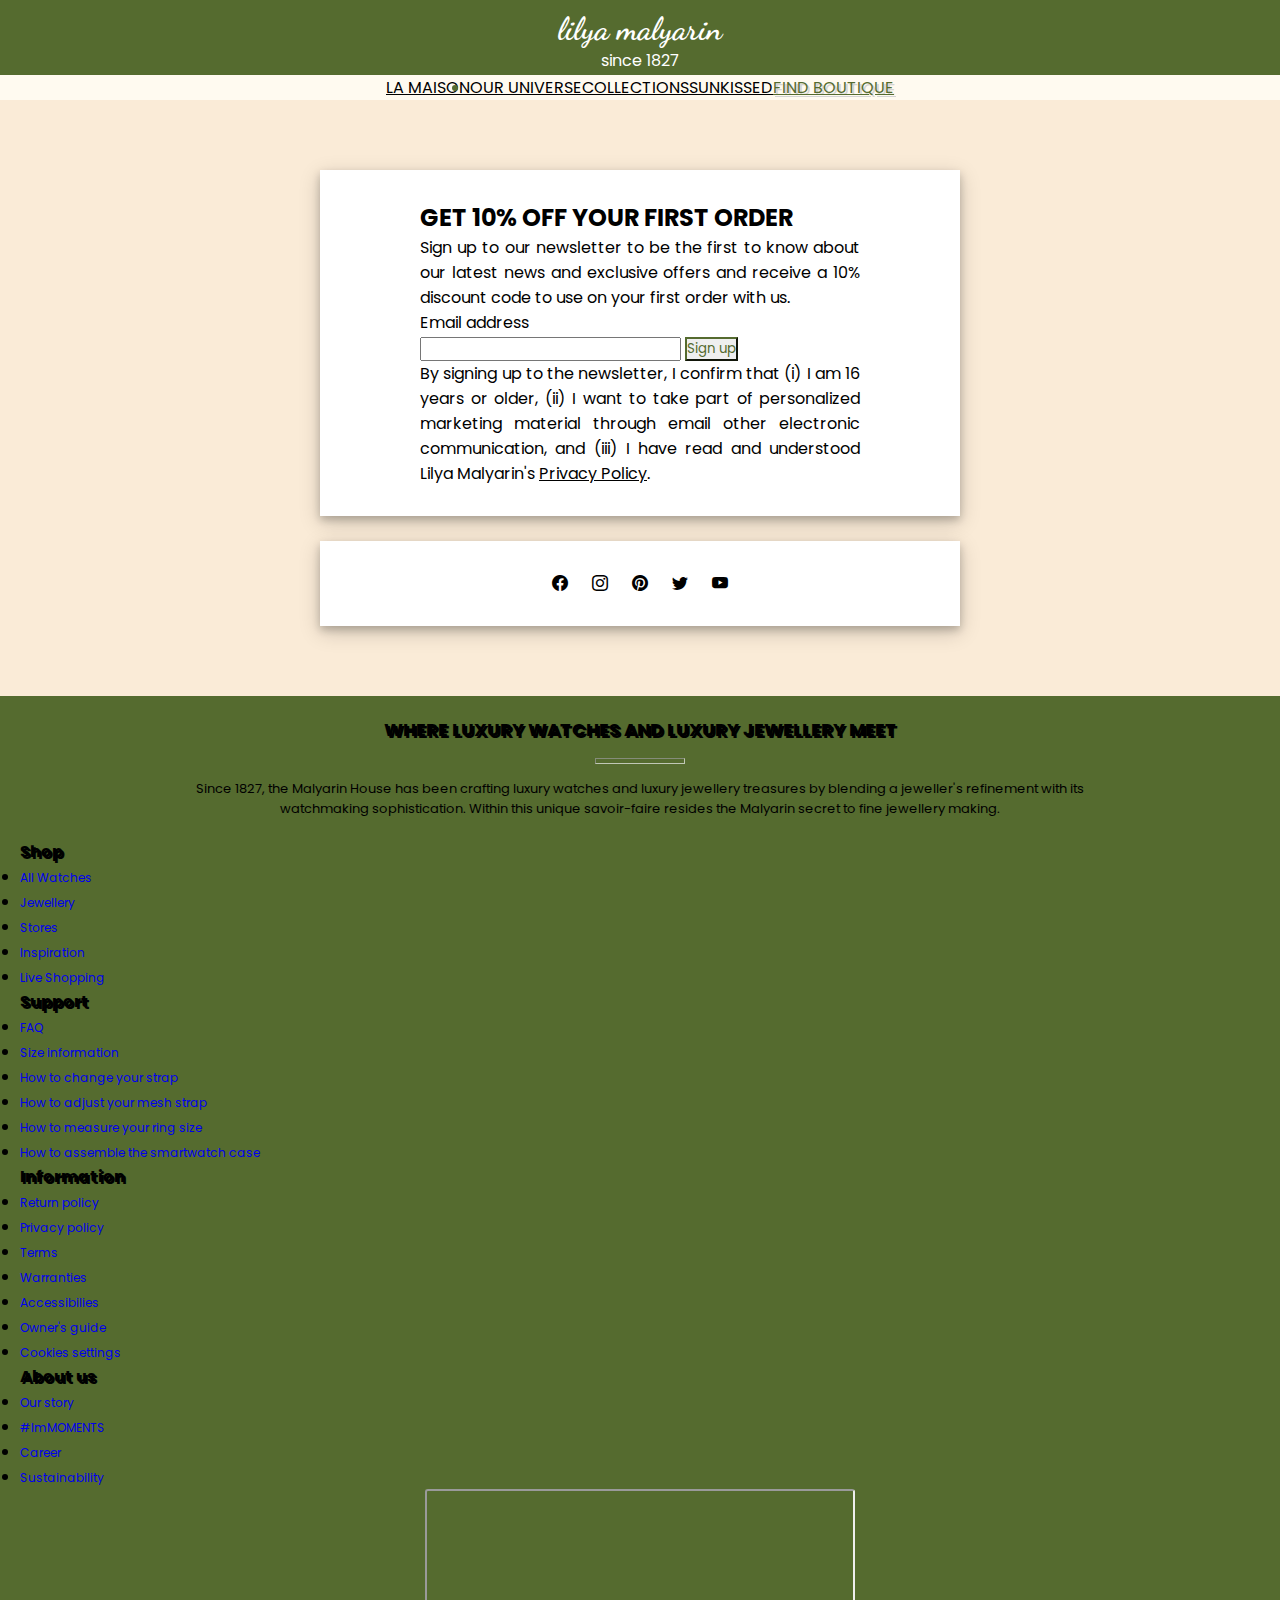
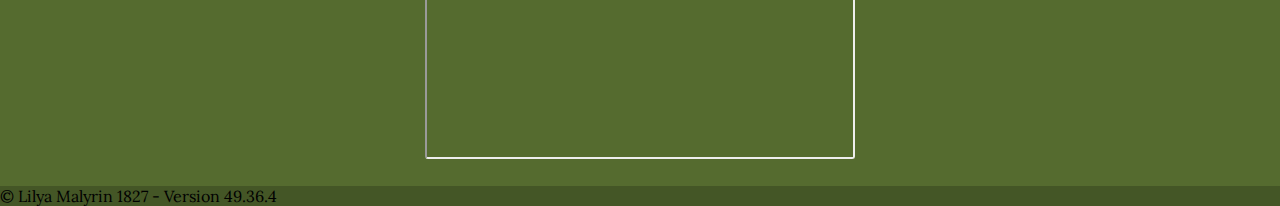
<file: boutique.html>
<!DOCTYPE html>
<html lang="en">
<head>
    <meta charset="UTF-8">
    <meta http-equiv="X-UA-Compatible" content="IE=edge">
    <meta name="viewport" content="width=device-width, initial-scale=1.0">
    <link href="https://cdn.jsdelivr.net/npm/bootstrap@5.1.3/dist/css/bootstrap.min.css" rel="stylesheet" integrity="sha384-1BmE4kWBq78iYhFldvKuhfTAU6auU8tT94WrHftjDbrCEXSU1oBoqyl2QvZ6jIW3" crossorigin="anonymous">
    <script src="https://cdn.jsdelivr.net/npm/bootstrap@5.1.3/dist/js/bootstrap.bundle.min.js" integrity="sha384-ka7Sk0Gln4gmtz2MlQnikT1wXgYsOg+OMhuP+IlRH9sENBO0LRn5q+8nbTov4+1p" crossorigin="anonymous"></script>
    <link rel="stylesheet" href="https://cdn.jsdelivr.net/npm/bootstrap-icons@1.8.1/font/bootstrap-icons.css">

    <link rel="preconnect" href="https://fonts.googleapis.com">
    <link rel="preconnect" href="https://fonts.gstatic.com" crossorigin>
    <link href="https://fonts.googleapis.com/css2?family=Dancing+Script&family=Lora&family=Poppins&family=Red+Hat+Mono:wght@300&display=swap" rel="stylesheet">

    <link rel="stylesheet" href="style.css">
    <title>Home</title>
</head>
<body>
    <!-- TOP -->
    <div class="mx-auto lilya" style="background-color: darkolivegreen; color: white; text-align: center; padding-top: 10px; padding-bottom: 2px;">
        <a class="nav-link" style="text-decoration: none;" href="home.html"><h1>lilya malyarin</h1></a>
        <!-- <hr style="width: 25%; margin: auto;"> -->
        <p>since 1827</p>
    </div>
    <!-- TOP END -->

    <!-- NAVBAR -->

    <nav class="navbar navbar-expand-lg navbar-light" style="background-color: floralwhite;">
      <div class="container-fluid">

        <div class="collapse navbar-collapse" id="navbarNavAltMarkup">
          <div class="navbar-nav">
            <a class="nav-link" href="home.html">LA MAISON</a>

            <li class="nav-item dropdown">
              <a class="nav-link  dropdown-toggle" href="universe.html" data-bs-toggle="dropdown">OUR UNIVERSE</a>
               <ul class="dropdown-menu">
                <li><h6 class="dropdown-header">What we offer</h6></li>
                <li><a class="dropdown-item" href="universe.html">Watches</a></li>
                <li><a class="dropdown-item" href="universe.html">Jewellery</a></li>
                <li><hr class="dropdown-divider" style="color: olive;"></li>
                <li><a class="dropdown-item" href="universe.html">Match style</a></li>
               </ul>
            </li>

            <a class="nav-link" href="collection.html">COLLECTIONS</a>
            <a class="nav-link" href="sunkissed.html">SUNKISSED</a>
            <a class="nav-link active" style="color: darkolivegreen; text-shadow: 2px 2px lightgray;" href="boutique.html">FIND BOUTIQUE</a>

          </div>
        </div>
      </div>
    </nav>
    <!-- END NAVBAR -->
    <!-- FIRST ORDER -->
    <section id="firstorder">
      <div class="mail-container">
        <div class="mail-content">
          <h2>GET 10% OFF YOUR FIRST ORDER</h2>
          <p>Sign up to our newsletter to be the first to know about our latest news and exclusive offers and receive a 10% discount code to use on your first order with us.</p>
          
          <form>
            <div class="mb-3">
              <label for="exampleInputEmail1" class="form-label">Email address</label>

              <div class="input-group mb-3">
                <input type="email" class="form-control" id="exampleInputEmail1" aria-describedby="emailHelp" >
                <button class="btn btn-outline-success" type="submit" id="button-addon2">Sign up</button>
              </div>

              <div id="emailHelp" class="form-text">By signing up to the newsletter, I confirm that (i) I am 16 years or older, (ii) I want to take part of personalized marketing material through email other electronic communication, and (iii) I have read and understood Lilya Malyarin's <span style="text-decoration: underline;">Privacy Policy</span>.</div>
            </div>
          </form>

        </div>

        <br>

        <div class="socials">
          <a href="https://www.facebook.com/"><i class="bi bi-facebook"></i></a>
          <a href="https://www.instagram.com/"><i class="bi bi-instagram"></i></a>
          <a href="https://www.pinterest.com/"><i class="bi bi-pinterest"></i></a>
          <a href="https://twitter.com/"><i class="bi bi-twitter"></i></a>
          <a href="https://youtube.com/"><i class="bi bi-youtube"></i></a>
        </div>
      </div>

    </section>
    <!-- END FIRST ORDER -->

    <!-- FOOTER -->
    <footer class="text-center text-white" style="background-color: darkolivegreen;">
      <div class="container p-4">

      <section class="mb-4 footerdesc">
        <h1>WHERE LUXURY WATCHES AND LUXURY JEWELLERY MEET</h1>
        <hr>
        <p>
          Since 1827, the Malyarin House has been crafting luxury watches and luxury jewellery treasures by blending a jeweller's refinement with its watchmaking sophistication. Within this unique savoir-faire resides the Malyarin secret to fine jewellery making.
          <!-- Beyond the craftsmanship demonstrated in Piaget's haute horlogerie creations, they also feature the thinnest cases and the purest gems. Setting the standard in the field of fine watchmaking, these pieces exude the deep elegance of the Swiss Maison's jewels.  -->
        </p>
      </section>

      <section class="footerlinks">
        <div class="row">

          <div class="col">
            <h5 class="text-uppercase">Shop</h5>
            <ul class="list-unstyled mb-0">
              <li><a href="#" class="text-white">All Watches</a></li>
              <li><a href="#" class="text-white">Jewellery</a></li>
              <li><a href="#" class="text-white">Stores</a></li>
              <li><a href="#" class="text-white">Inspiration</a></li>
              <li><a href="#" class="text-white">Live Shopping</a></li>
            </ul>
          </div>
          <div class="col">
            <h5 class="text-uppercase">Support</h5>
            <ul class="list-unstyled mb-0">
              <li><a href="#" class="text-white">FAQ</a></li>
              <li><a href="#" class="text-white">Size information</a></li>
              <li><a href="#" class="text-white">How to change your strap</a></li>
              <li><a href="#" class="text-white">How to adjust your mesh strap</a></li>
              <li><a href="#" class="text-white">How to measure your ring size</a></li>
              <li><a href="#" class="text-white">How to assemble the smartwatch case</a></li>
            </ul>
          </div>
          <div class="col">
            <h5 class="text-uppercase">Information</h5>
            <ul class="list-unstyled mb-0">
              <li><a href="#" class="text-white">Return policy</a></li>
              <li><a href="#" class="text-white">Privacy policy</a></li>
              <li><a href="#" class="text-white">Terms</a></li>
              <li><a href="#" class="text-white">Warranties</a></li>
              <li><a href="#" class="text-white">Accessibilies</a></li>
              <li><a href="#" class="text-white">Owner's guide</a></li>
              <li><a href="#" class="text-white">Cookies settings</a></li>
            </ul>
          </div>
          <div class="col">
            <h5 class="text-uppercase">About us</h5>
            <ul class="list-unstyled mb-0">
              <li><a href="#" class="text-white">Our story</a></li>
              <li><a href="#" class="text-white">#lmMOMENTS</a></li>
              <li><a href="#" class="text-white">Career</a></li>
              <li><a href="#" class="text-white">Sustainability</a></li>
            </ul>
          </div>

          <div class="col-5 map">
            <iframe src="https://www.google.com/maps/embed?pb=!1m18!1m12!1m3!1d2420542.3276830465!2d2.8999980013957143!3d47.19293546217067!2m3!1f0!2f0!3f0!3m2!1i1024!2i768!4f13.1!3m3!1m2!1s0x47e66e31a7495b89%3A0x26967924e67dca78!2sPiaget%20Boutique%20Paris%20-%20Rue%20de%20la%20Paix!5e0!3m2!1sen!2s!4v1647768137184!5m2!1sen!2s" width="430" height="270" style="border-radius: 3px;" allowfullscreen="" loading="lazy"></iframe>
          </div>

        </div>
      </section>
      </div>

      <!-- Copyright -->
      <div class="text-center p-3" style="background-color: #445626; font-family: 'Lora', serif;">
        © Lilya Malyrin 1827 - Version 49.36.4
      </div>
      <!-- Copyright -->
    </footer>
    <!-- END FOOTER -->
</body>
</html>
</file>
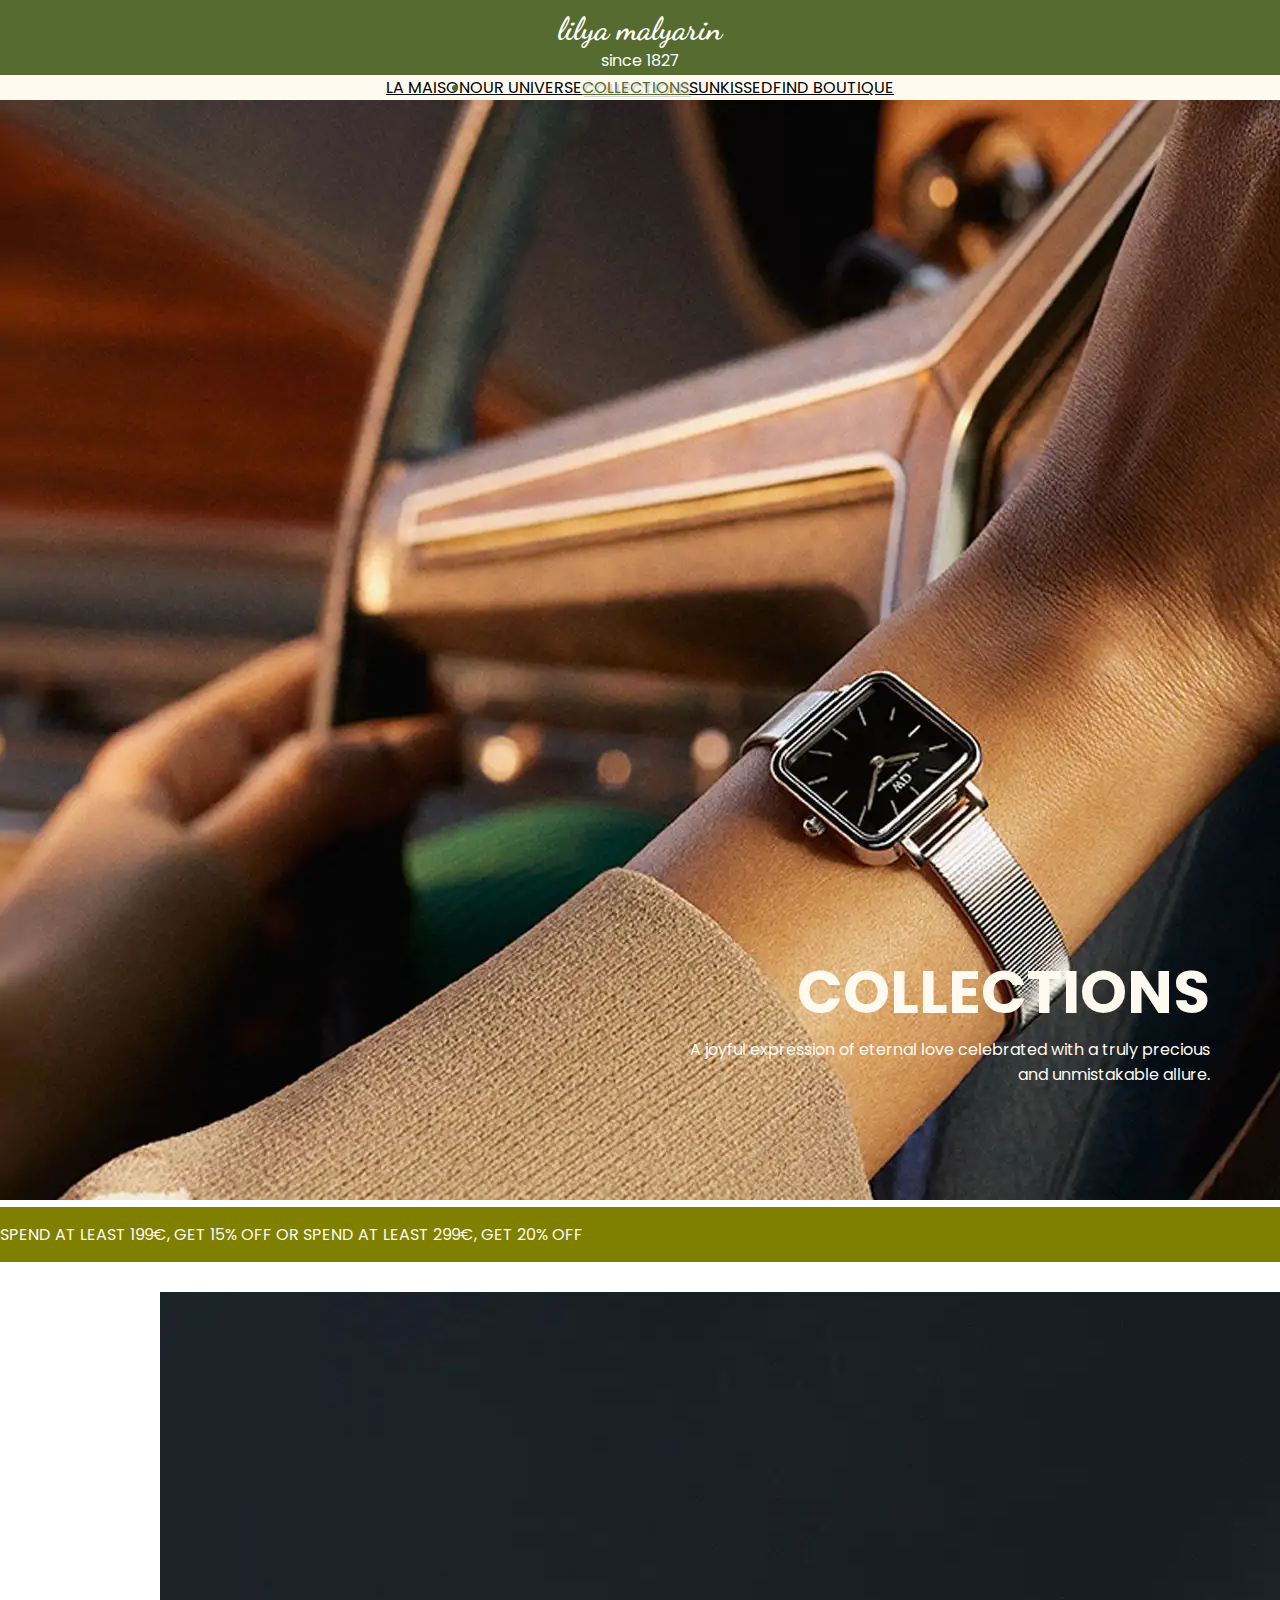
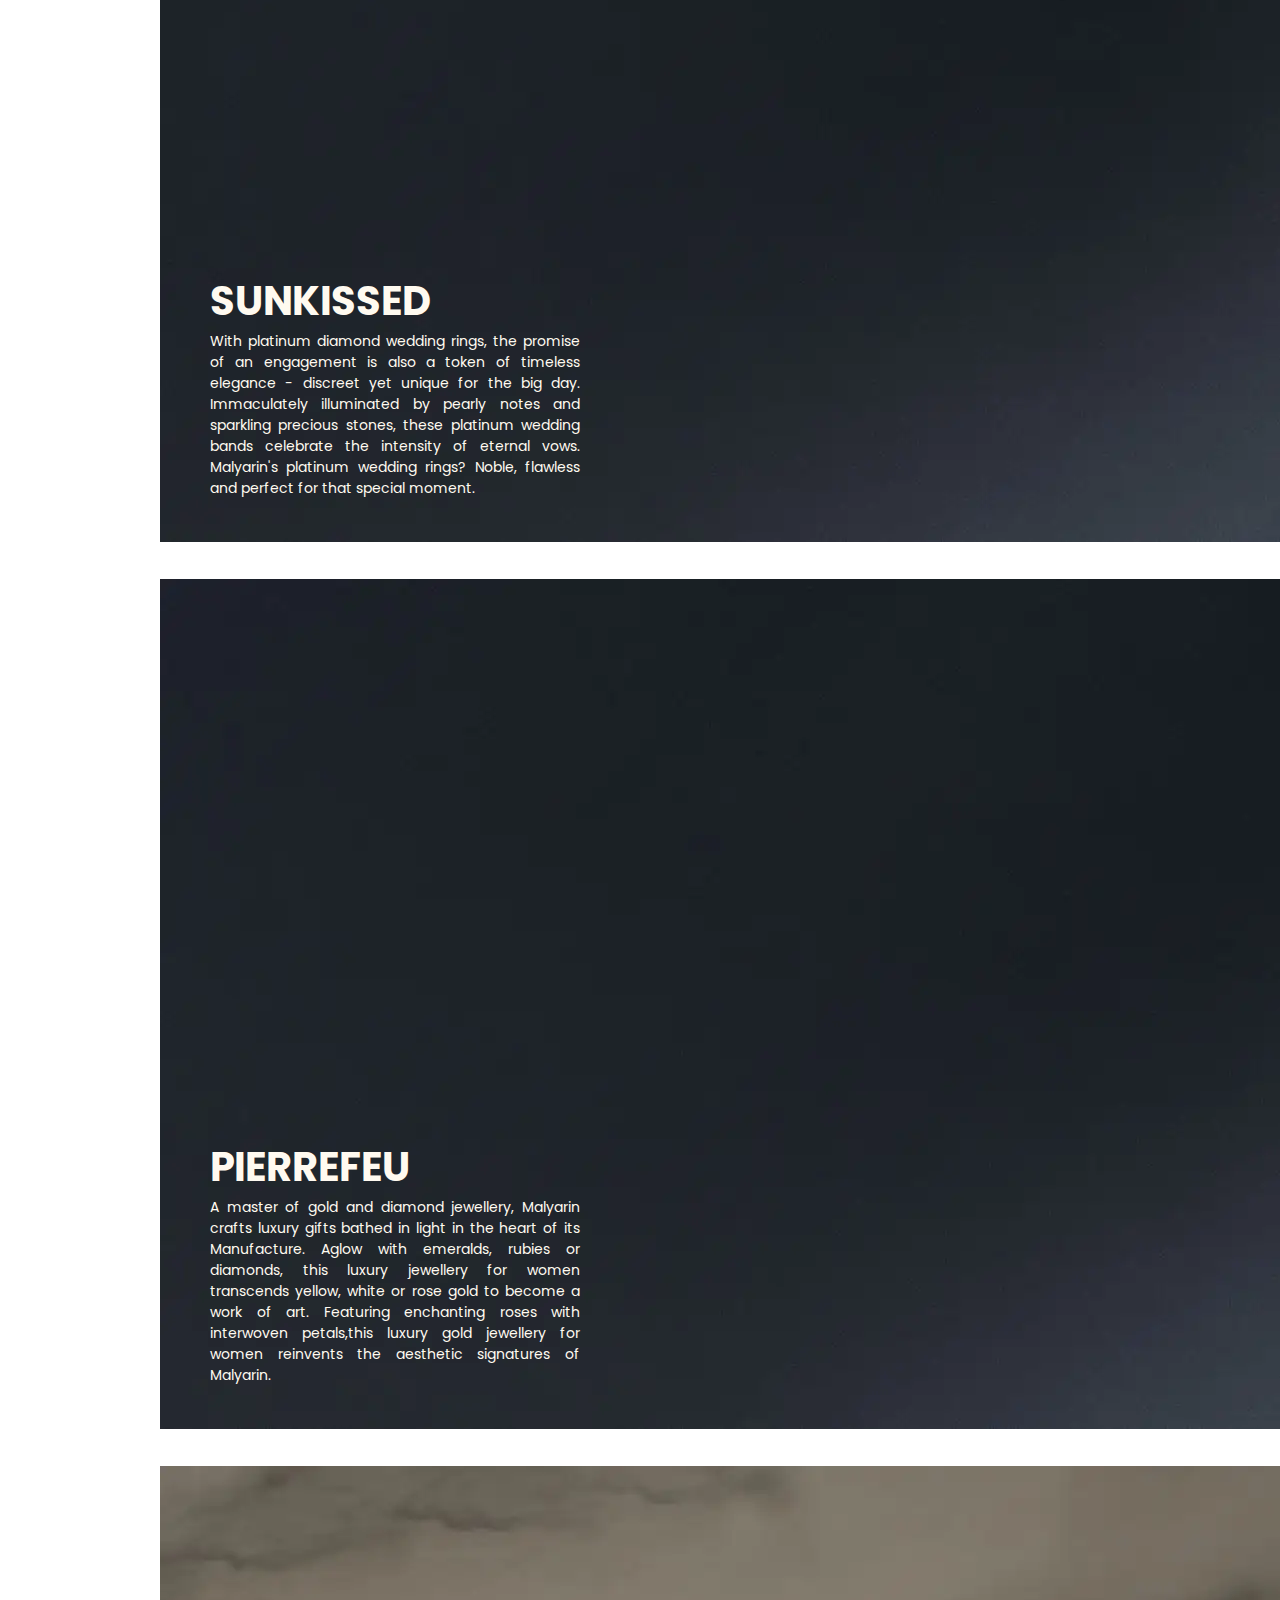
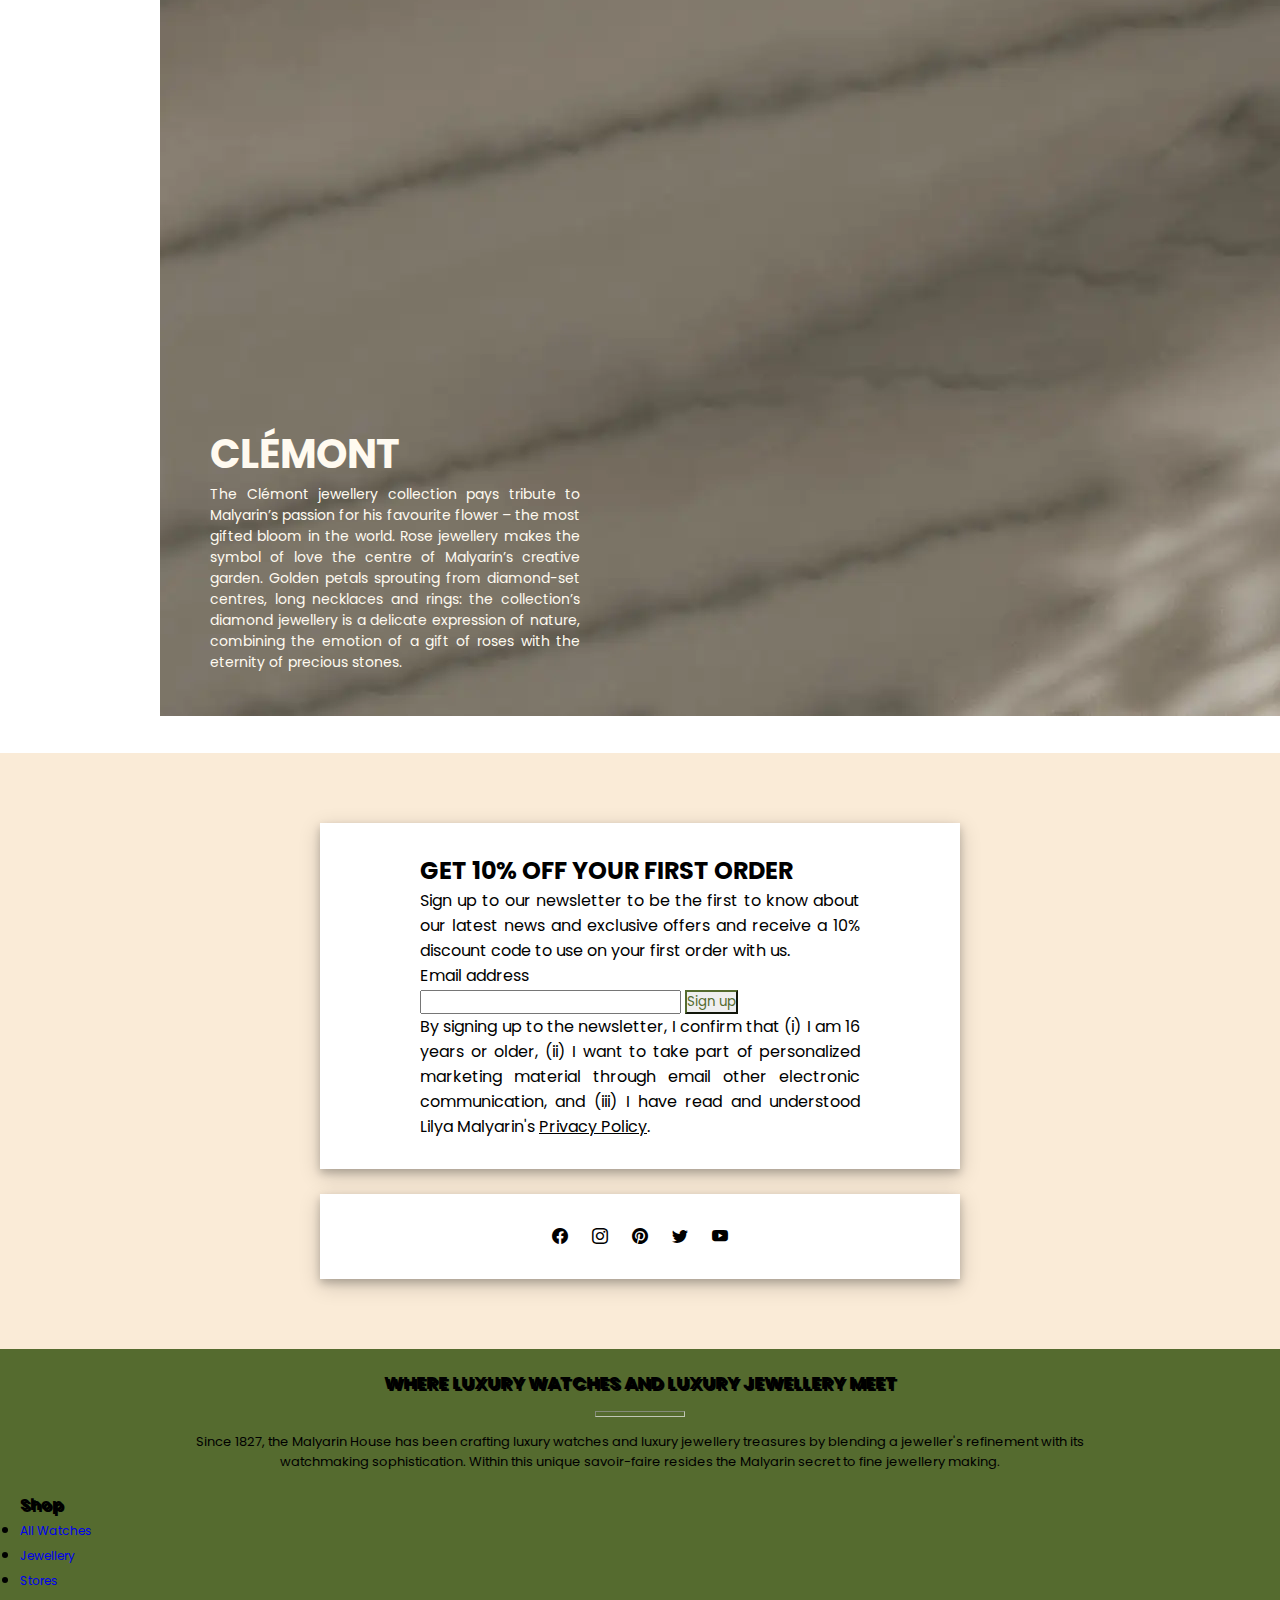
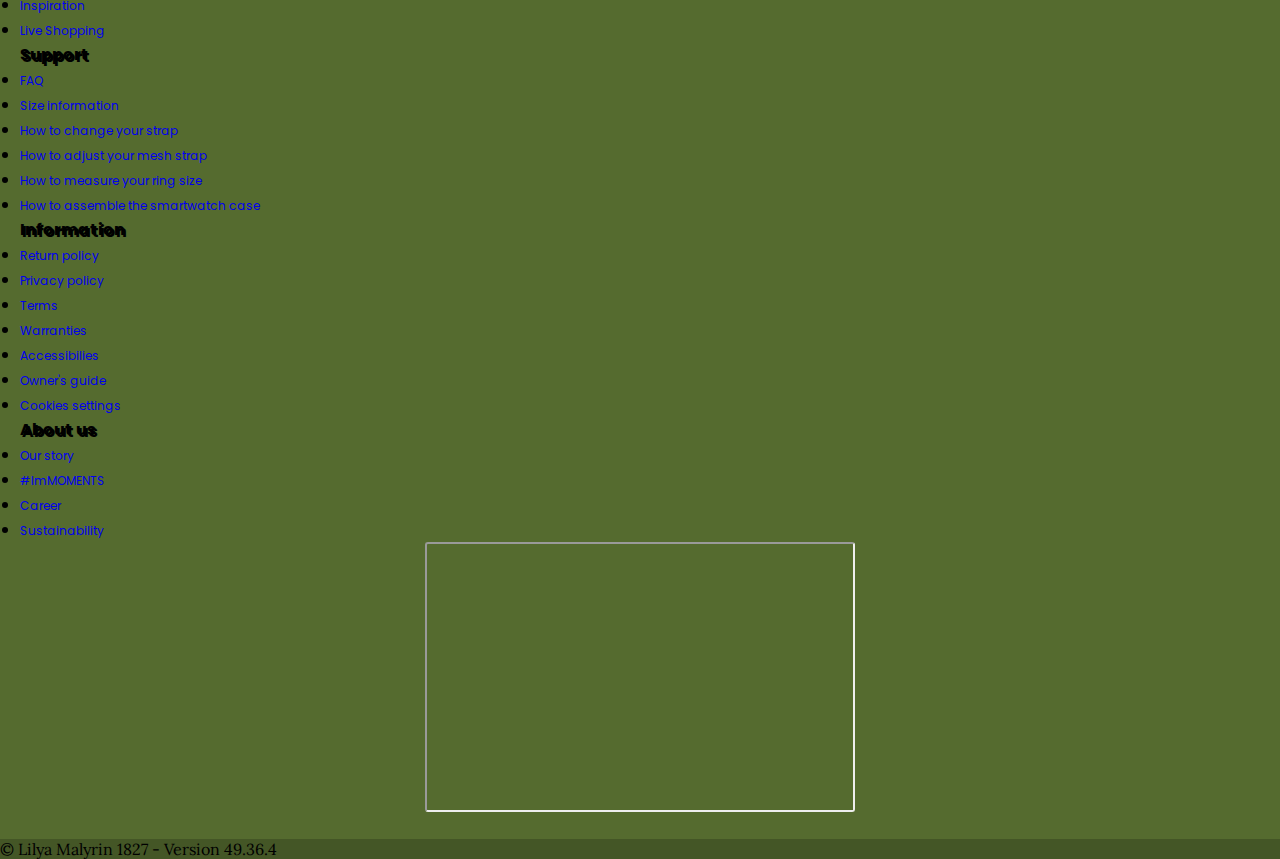
<file: collection.html>
<!DOCTYPE html>
<html lang="en">
<head>
    <meta charset="UTF-8">
    <meta http-equiv="X-UA-Compatible" content="IE=edge">
    <meta name="viewport" content="width=device-width, initial-scale=1.0">
    <link href="https://cdn.jsdelivr.net/npm/bootstrap@5.1.3/dist/css/bootstrap.min.css" rel="stylesheet" integrity="sha384-1BmE4kWBq78iYhFldvKuhfTAU6auU8tT94WrHftjDbrCEXSU1oBoqyl2QvZ6jIW3" crossorigin="anonymous">
    <script src="https://cdn.jsdelivr.net/npm/bootstrap@5.1.3/dist/js/bootstrap.bundle.min.js" integrity="sha384-ka7Sk0Gln4gmtz2MlQnikT1wXgYsOg+OMhuP+IlRH9sENBO0LRn5q+8nbTov4+1p" crossorigin="anonymous"></script>
    <link rel="stylesheet" href="https://cdn.jsdelivr.net/npm/bootstrap-icons@1.8.1/font/bootstrap-icons.css">

    <link rel="preconnect" href="https://fonts.googleapis.com">
    <link rel="preconnect" href="https://fonts.gstatic.com" crossorigin>
    <link href="https://fonts.googleapis.com/css2?family=Dancing+Script&family=Lora&family=Poppins&family=Red+Hat+Mono:wght@300&display=swap" rel="stylesheet">

    <link rel="stylesheet" href="style.css">
    <title>Collection</title>
</head>
<body>
    <!-- TOP -->
    <div class="mx-auto lilya" style="background-color: darkolivegreen; color: white; text-align: center; padding-top: 10px; padding-bottom: 2px;">
        <a class="nav-link" style="text-decoration: none;" href="home.html"><h1>lilya malyarin</h1></a>
        <!-- <hr style="width: 25%; margin: auto;"> -->
        <p>since 1827</p>
    </div>
    <!-- TOP END -->

    <!-- NAVBAR -->

    <nav class="navbar navbar-expand-lg navbar-light" style="background-color: floralwhite;">
      <div class="container-fluid">

        <div class="collapse navbar-collapse" id="navbarNavAltMarkup">
          <div class="navbar-nav">
            <a class="nav-link" href="index.html">LA MAISON</a>

            <li class="nav-item dropdown">
              <a class="nav-link  dropdown-toggle" href="universe.html" data-bs-toggle="dropdown">OUR UNIVERSE</a>
               <ul class="dropdown-menu">
                <li><h6 class="dropdown-header">What we offer</h6></li>
                <li><a class="dropdown-item" href="universe.html">Watches</a></li>
                <li><a class="dropdown-item" href="universe.html">Jewellery</a></li>
                <li><hr class="dropdown-divider" style="color: olive;"></li>
                <li><a class="dropdown-item" href="universe.html">Match style</a></li>
               </ul>
            </li>

            <a class="nav-link active" style="color: darkolivegreen; text-shadow: 2px 2px lightgray;" href="collection.html">COLLECTIONS</a>
            <a class="nav-link" href="sunkissed.html">SUNKISSED</a>
            <a class="nav-link" href="boutique.html">FIND BOUTIQUE</a>

          </div>
        </div>
      </div>
    </nav>
    <!-- END NAVBAR -->
    <!-- IMAGE/BANNER -->
    <section id="col-banner">
      <img src="images/col-banner.jpeg" alt="" class="w-100">
      <div class="col-banner-text">
        <h1>COLLECTIONS</h1>
        <p>A joyful expression of eternal love celebrated with a truly precious and unmistakable allure.</p>
      </div>
    </section>
    <!-- END -->

    <!-- NAVBAR -->
    <nav class="navbar navbar-light" style="background-color: olive; padding-top: 15px; padding-bottom: 15px;">
      <div class="container-fluid" style="justify-content: space-around;">
        <p style="margin-bottom: 0; color: floralwhite">SPEND AT LEAST 199€, GET 15% OFF OR SPEND AT LEAST 299€, GET 20% OFF</p>
      </div>
    </nav>
    <!-- END NAVBAR -->

    <!-- COLLECTION -->
    <section id="collection">
      <img src="images/col-1.jpeg" alt="" class="w-100">
      <div class="coltext">
        <h2>SUNKISSED</h2>
        <p>With platinum diamond wedding rings, the promise of an engagement is also a token of timeless elegance - discreet yet unique for the big day. Immaculately illuminated by pearly notes and sparkling precious stones, these platinum wedding bands celebrate the intensity of eternal vows. Malyarin's platinum wedding rings? Noble, flawless and perfect for that special moment.
        </p>
      </div>

    </section>
    <!-- END OF COLLECTION -->

    <!-- COLLECTION -->
    <section id="collection">
      <img src="images/col-2.jpeg" alt="" class="w-100">
      <div class="coltext">
        <h2>PIERREFEU</h2>
        <p>A master of gold and diamond jewellery, Malyarin crafts luxury gifts bathed in light in the heart of its Manufacture. Aglow with emeralds, rubies or diamonds, this luxury jewellery for women transcends yellow, white or rose gold to become a work of art. Featuring enchanting roses with interwoven petals,this luxury gold jewellery for women reinvents the aesthetic signatures of Malyarin.
        </p>
      </div>

    </section>
    <!-- END OF COLLECTION -->

    <!-- COLLECTION -->
    <section id="collection" style="margin-bottom: 30px;">
      <img src="images/col-3.jpeg" alt="" class="w-100">
      <div class="coltext">
        <h2>CLÉMONT</h2>
        <p>The Clémont jewellery collection pays tribute to Malyarin’s passion for his favourite flower – the most gifted bloom in the world. Rose jewellery makes the symbol of love the centre of Malyarin’s creative garden. Golden petals sprouting from diamond-set centres, long necklaces and rings: the collection’s diamond jewellery is a delicate expression of nature, combining the emotion of a gift of roses with the eternity of precious stones.
        </p>
      </div>

    </section>
    <!-- END OF COLLECTION -->

    <!-- FIRST ORDER -->
    <section id="firstorder">
      <div class="mail-container">
        <div class="mail-content">
          <h2>GET 10% OFF YOUR FIRST ORDER</h2>
          <p>Sign up to our newsletter to be the first to know about our latest news and exclusive offers and receive a 10% discount code to use on your first order with us.</p>
          
          <form>
            <div class="mb-3">
              <label for="exampleInputEmail1" class="form-label">Email address</label>

              <div class="input-group mb-3">
                <input type="email" class="form-control" id="exampleInputEmail1" aria-describedby="emailHelp" >
                <button class="btn btn-outline-success" type="submit" id="button-addon2">Sign up</button>
              </div>

              <div id="emailHelp" class="form-text">By signing up to the newsletter, I confirm that (i) I am 16 years or older, (ii) I want to take part of personalized marketing material through email other electronic communication, and (iii) I have read and understood Lilya Malyarin's <span style="text-decoration: underline;">Privacy Policy</span>.</div>
            </div>
          </form>

        </div>

        <br>

        <div class="socials">
          <a href="https://www.facebook.com/"><i class="bi bi-facebook"></i></a>
          <a href="https://www.instagram.com/"><i class="bi bi-instagram"></i></a>
          <a href="https://www.pinterest.com/"><i class="bi bi-pinterest"></i></a>
          <a href="https://twitter.com/"><i class="bi bi-twitter"></i></a>
          <a href="https://youtube.com/"><i class="bi bi-youtube"></i></a>
        </div>
      </div>

    </section>
    <!-- END FIRST ORDER -->

    <!-- FOOTER -->
    <footer class="text-center text-white" style="background-color: darkolivegreen;">
      <div class="container p-4">

      <section class="mb-4 footerdesc">
        <h1>WHERE LUXURY WATCHES AND LUXURY JEWELLERY MEET</h1>
        <hr>
        <p>
          Since 1827, the Malyarin House has been crafting luxury watches and luxury jewellery treasures by blending a jeweller's refinement with its watchmaking sophistication. Within this unique savoir-faire resides the Malyarin secret to fine jewellery making.
          <!-- Beyond the craftsmanship demonstrated in Piaget's haute horlogerie creations, they also feature the thinnest cases and the purest gems. Setting the standard in the field of fine watchmaking, these pieces exude the deep elegance of the Swiss Maison's jewels.  -->
        </p>
      </section>

      <section class="footerlinks">
        <div class="row">

          <div class="col">
            <h5 class="text-uppercase">Shop</h5>
            <ul class="list-unstyled mb-0">
              <li><a href="#" class="text-white">All Watches</a></li>
              <li><a href="#" class="text-white">Jewellery</a></li>
              <li><a href="#" class="text-white">Stores</a></li>
              <li><a href="#" class="text-white">Inspiration</a></li>
              <li><a href="#" class="text-white">Live Shopping</a></li>
            </ul>
          </div>
          <div class="col">
            <h5 class="text-uppercase">Support</h5>
            <ul class="list-unstyled mb-0">
              <li><a href="#" class="text-white">FAQ</a></li>
              <li><a href="#" class="text-white">Size information</a></li>
              <li><a href="#" class="text-white">How to change your strap</a></li>
              <li><a href="#" class="text-white">How to adjust your mesh strap</a></li>
              <li><a href="#" class="text-white">How to measure your ring size</a></li>
              <li><a href="#" class="text-white">How to assemble the smartwatch case</a></li>
            </ul>
          </div>
          <div class="col">
            <h5 class="text-uppercase">Information</h5>
            <ul class="list-unstyled mb-0">
              <li><a href="#" class="text-white">Return policy</a></li>
              <li><a href="#" class="text-white">Privacy policy</a></li>
              <li><a href="#" class="text-white">Terms</a></li>
              <li><a href="#" class="text-white">Warranties</a></li>
              <li><a href="#" class="text-white">Accessibilies</a></li>
              <li><a href="#" class="text-white">Owner's guide</a></li>
              <li><a href="#" class="text-white">Cookies settings</a></li>
            </ul>
          </div>
          <div class="col">
            <h5 class="text-uppercase">About us</h5>
            <ul class="list-unstyled mb-0">
              <li><a href="#" class="text-white">Our story</a></li>
              <li><a href="#" class="text-white">#lmMOMENTS</a></li>
              <li><a href="#" class="text-white">Career</a></li>
              <li><a href="#" class="text-white">Sustainability</a></li>
            </ul>
          </div>

          <div class="col-5 map">
            <iframe src="https://www.google.com/maps/embed?pb=!1m18!1m12!1m3!1d2420542.3276830465!2d2.8999980013957143!3d47.19293546217067!2m3!1f0!2f0!3f0!3m2!1i1024!2i768!4f13.1!3m3!1m2!1s0x47e66e31a7495b89%3A0x26967924e67dca78!2sPiaget%20Boutique%20Paris%20-%20Rue%20de%20la%20Paix!5e0!3m2!1sen!2s!4v1647768137184!5m2!1sen!2s" width="430" height="270" style="border-radius: 3px;" allowfullscreen="" loading="lazy"></iframe>
          </div>

        </div>
      </section>
      </div>

      <!-- Copyright -->
      <div class="text-center p-3" style="background-color: #445626; font-family: 'Lora', serif;">
        © Lilya Malyrin 1827 - Version 49.36.4
      </div>
      <!-- Copyright -->
    </footer>
    <!-- END FOOTER -->
</body>
</html>
</file>
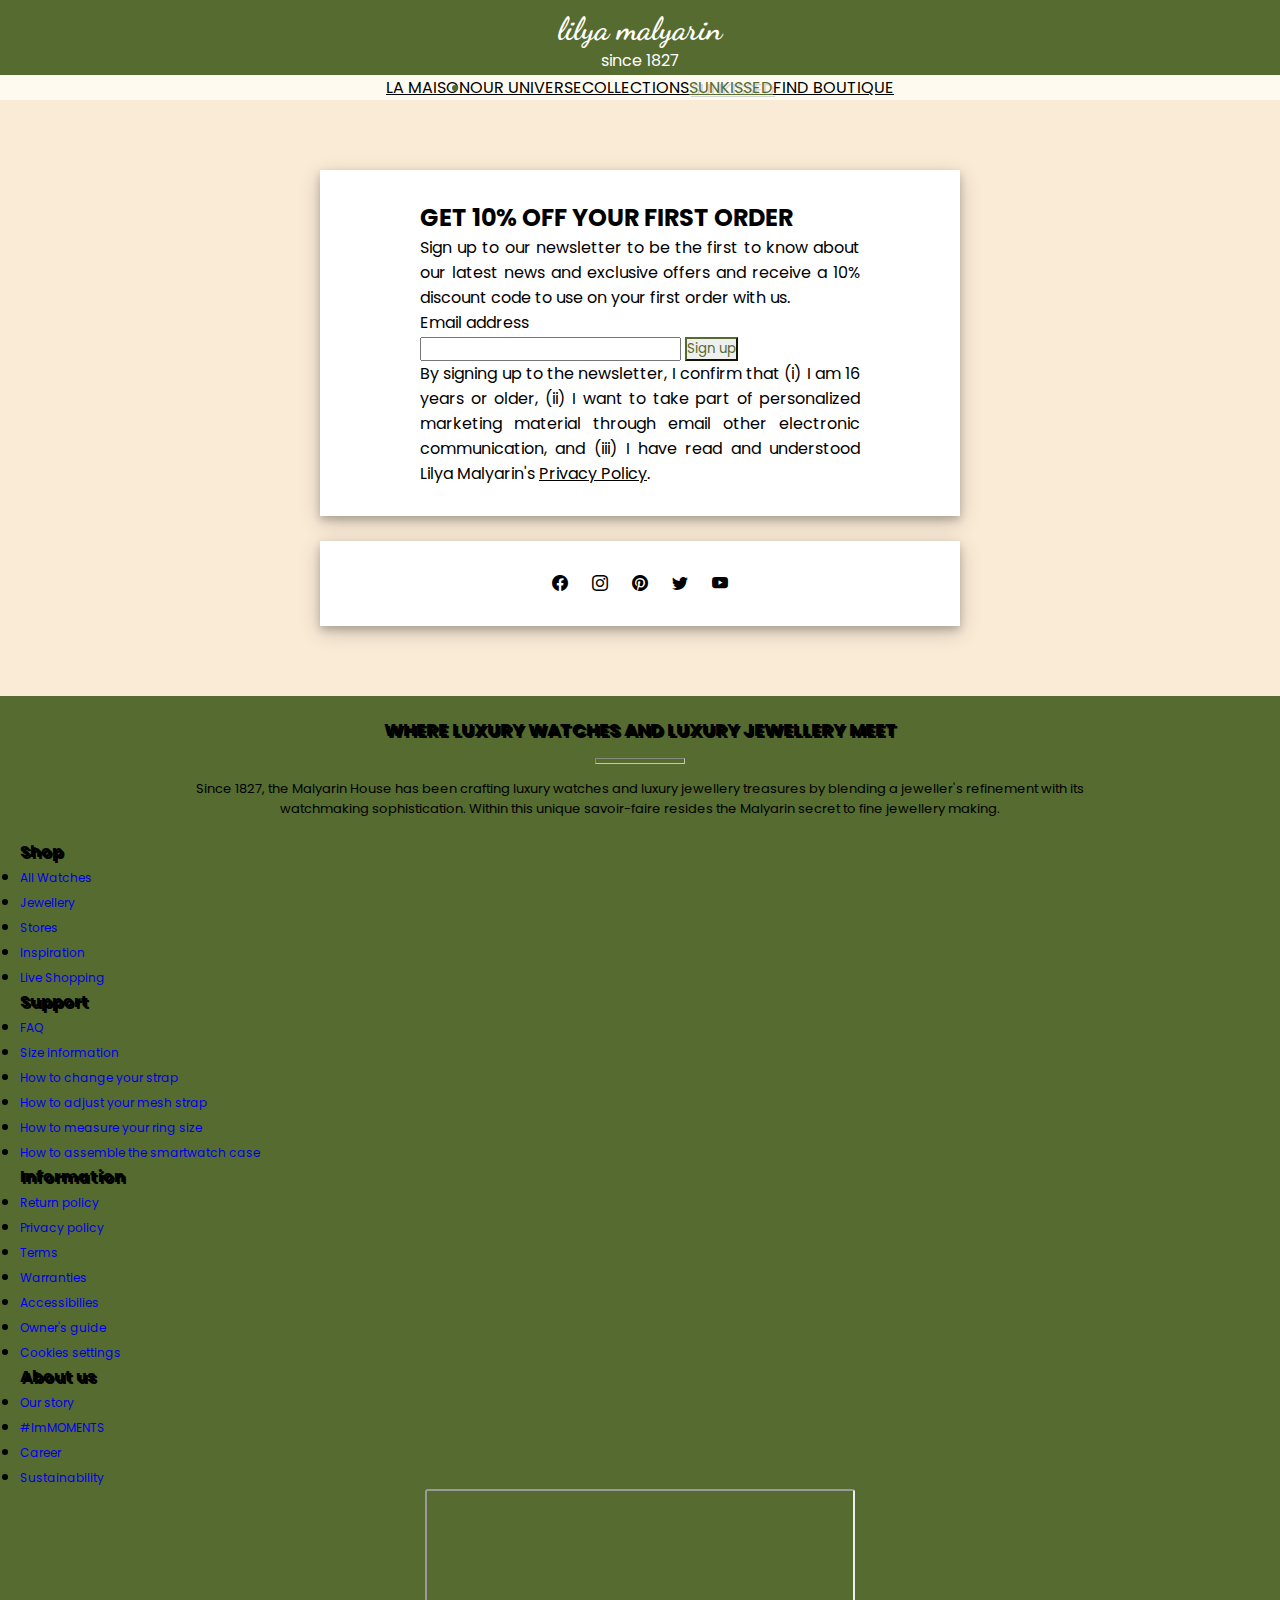
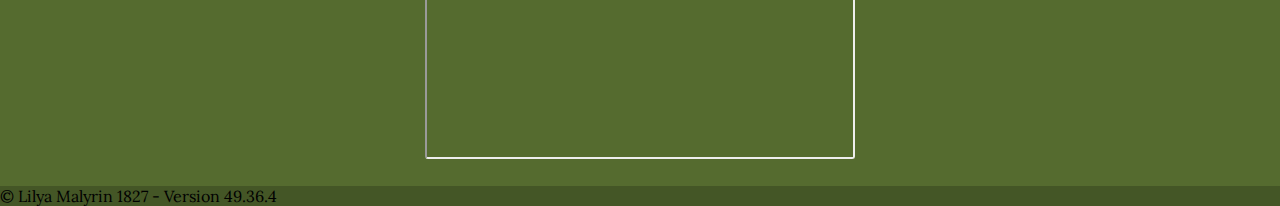
<file: sunkissed.html>
<!DOCTYPE html>
<html lang="en">
<head>
    <meta charset="UTF-8">
    <meta http-equiv="X-UA-Compatible" content="IE=edge">
    <meta name="viewport" content="width=device-width, initial-scale=1.0">
    <link href="https://cdn.jsdelivr.net/npm/bootstrap@5.1.3/dist/css/bootstrap.min.css" rel="stylesheet" integrity="sha384-1BmE4kWBq78iYhFldvKuhfTAU6auU8tT94WrHftjDbrCEXSU1oBoqyl2QvZ6jIW3" crossorigin="anonymous">
    <script src="https://cdn.jsdelivr.net/npm/bootstrap@5.1.3/dist/js/bootstrap.bundle.min.js" integrity="sha384-ka7Sk0Gln4gmtz2MlQnikT1wXgYsOg+OMhuP+IlRH9sENBO0LRn5q+8nbTov4+1p" crossorigin="anonymous"></script>
    <link rel="stylesheet" href="https://cdn.jsdelivr.net/npm/bootstrap-icons@1.8.1/font/bootstrap-icons.css">

    <link rel="preconnect" href="https://fonts.googleapis.com">
    <link rel="preconnect" href="https://fonts.gstatic.com" crossorigin>
    <link href="https://fonts.googleapis.com/css2?family=Dancing+Script&family=Lora&family=Poppins&family=Red+Hat+Mono:wght@300&display=swap" rel="stylesheet">

    <link rel="stylesheet" href="style.css">
    <title>Home</title>
</head>
<body>
    <!-- TOP -->
    <div class="mx-auto lilya" style="background-color: darkolivegreen; color: white; text-align: center; padding-top: 10px; padding-bottom: 2px;">
        <a class="nav-link" style="text-decoration: none;" href="home.html"><h1>lilya malyarin</h1></a>
        <!-- <hr style="width: 25%; margin: auto;"> -->
        <p>since 1827</p>
    </div>
    <!-- TOP END -->

    <!-- NAVBAR -->

    <nav class="navbar navbar-expand-lg navbar-light" style="background-color: floralwhite;">
      <div class="container-fluid">

        <div class="collapse navbar-collapse" id="navbarNavAltMarkup">
          <div class="navbar-nav">
            <a class="nav-link" href="home.html">LA MAISON</a>

            <li class="nav-item dropdown">
              <a class="nav-link  dropdown-toggle" href="universe.html" data-bs-toggle="dropdown">OUR UNIVERSE</a>
               <ul class="dropdown-menu">
                <li><h6 class="dropdown-header">What we offer</h6></li>
                <li><a class="dropdown-item" href="universe.html">Watches</a></li>
                <li><a class="dropdown-item" href="universe.html">Jewellery</a></li>
                <li><hr class="dropdown-divider" style="color: olive;"></li>
                <li><a class="dropdown-item" href="universe.html">Match style</a></li>
               </ul>
            </li>

            <a class="nav-link" href="collection.html">COLLECTIONS</a>
            <a class="nav-link active" style="color: darkolivegreen; text-shadow: 2px 2px lightgray;" href="sunkissed.html">SUNKISSED</a>
            <a class="nav-link" href="boutique.html">FIND BOUTIQUE</a>

          </div>
        </div>
      </div>
    </nav>
    <!-- END NAVBAR -->
    <!-- FIRST ORDER -->
    <section id="firstorder">
      <div class="mail-container">
        <div class="mail-content">
          <h2>GET 10% OFF YOUR FIRST ORDER</h2>
          <p>Sign up to our newsletter to be the first to know about our latest news and exclusive offers and receive a 10% discount code to use on your first order with us.</p>
          
          <form>
            <div class="mb-3">
              <label for="exampleInputEmail1" class="form-label">Email address</label>

              <div class="input-group mb-3">
                <input type="email" class="form-control" id="exampleInputEmail1" aria-describedby="emailHelp" >
                <button class="btn btn-outline-success" type="submit" id="button-addon2">Sign up</button>
              </div>

              <div id="emailHelp" class="form-text">By signing up to the newsletter, I confirm that (i) I am 16 years or older, (ii) I want to take part of personalized marketing material through email other electronic communication, and (iii) I have read and understood Lilya Malyarin's <span style="text-decoration: underline;">Privacy Policy</span>.</div>
            </div>
          </form>

        </div>

        <br>

        <div class="socials">
          <a href="https://www.facebook.com/"><i class="bi bi-facebook"></i></a>
          <a href="https://www.instagram.com/"><i class="bi bi-instagram"></i></a>
          <a href="https://www.pinterest.com/"><i class="bi bi-pinterest"></i></a>
          <a href="https://twitter.com/"><i class="bi bi-twitter"></i></a>
          <a href="https://youtube.com/"><i class="bi bi-youtube"></i></a>
        </div>
      </div>

    </section>
    <!-- END FIRST ORDER -->

    <!-- FOOTER -->
    <footer class="text-center text-white" style="background-color: darkolivegreen;">
      <div class="container p-4">

      <section class="mb-4 footerdesc">
        <h1>WHERE LUXURY WATCHES AND LUXURY JEWELLERY MEET</h1>
        <hr>
        <p>
          Since 1827, the Malyarin House has been crafting luxury watches and luxury jewellery treasures by blending a jeweller's refinement with its watchmaking sophistication. Within this unique savoir-faire resides the Malyarin secret to fine jewellery making.
          <!-- Beyond the craftsmanship demonstrated in Piaget's haute horlogerie creations, they also feature the thinnest cases and the purest gems. Setting the standard in the field of fine watchmaking, these pieces exude the deep elegance of the Swiss Maison's jewels.  -->
        </p>
      </section>

      <section class="footerlinks">
        <div class="row">

          <div class="col">
            <h5 class="text-uppercase">Shop</h5>
            <ul class="list-unstyled mb-0">
              <li><a href="#" class="text-white">All Watches</a></li>
              <li><a href="#" class="text-white">Jewellery</a></li>
              <li><a href="#" class="text-white">Stores</a></li>
              <li><a href="#" class="text-white">Inspiration</a></li>
              <li><a href="#" class="text-white">Live Shopping</a></li>
            </ul>
          </div>
          <div class="col">
            <h5 class="text-uppercase">Support</h5>
            <ul class="list-unstyled mb-0">
              <li><a href="#" class="text-white">FAQ</a></li>
              <li><a href="#" class="text-white">Size information</a></li>
              <li><a href="#" class="text-white">How to change your strap</a></li>
              <li><a href="#" class="text-white">How to adjust your mesh strap</a></li>
              <li><a href="#" class="text-white">How to measure your ring size</a></li>
              <li><a href="#" class="text-white">How to assemble the smartwatch case</a></li>
            </ul>
          </div>
          <div class="col">
            <h5 class="text-uppercase">Information</h5>
            <ul class="list-unstyled mb-0">
              <li><a href="#" class="text-white">Return policy</a></li>
              <li><a href="#" class="text-white">Privacy policy</a></li>
              <li><a href="#" class="text-white">Terms</a></li>
              <li><a href="#" class="text-white">Warranties</a></li>
              <li><a href="#" class="text-white">Accessibilies</a></li>
              <li><a href="#" class="text-white">Owner's guide</a></li>
              <li><a href="#" class="text-white">Cookies settings</a></li>
            </ul>
          </div>
          <div class="col">
            <h5 class="text-uppercase">About us</h5>
            <ul class="list-unstyled mb-0">
              <li><a href="#" class="text-white">Our story</a></li>
              <li><a href="#" class="text-white">#lmMOMENTS</a></li>
              <li><a href="#" class="text-white">Career</a></li>
              <li><a href="#" class="text-white">Sustainability</a></li>
            </ul>
          </div>

          <div class="col-5 map">
            <iframe src="https://www.google.com/maps/embed?pb=!1m18!1m12!1m3!1d2420542.3276830465!2d2.8999980013957143!3d47.19293546217067!2m3!1f0!2f0!3f0!3m2!1i1024!2i768!4f13.1!3m3!1m2!1s0x47e66e31a7495b89%3A0x26967924e67dca78!2sPiaget%20Boutique%20Paris%20-%20Rue%20de%20la%20Paix!5e0!3m2!1sen!2s!4v1647768137184!5m2!1sen!2s" width="430" height="270" style="border-radius: 3px;" allowfullscreen="" loading="lazy"></iframe>
          </div>

        </div>
      </section>
      </div>

      <!-- Copyright -->
      <div class="text-center p-3" style="background-color: #445626; font-family: 'Lora', serif;">
        © Lilya Malyrin 1827 - Version 49.36.4
      </div>
      <!-- Copyright -->
    </footer>
    <!-- END FOOTER -->
</body>
</html>
</file>
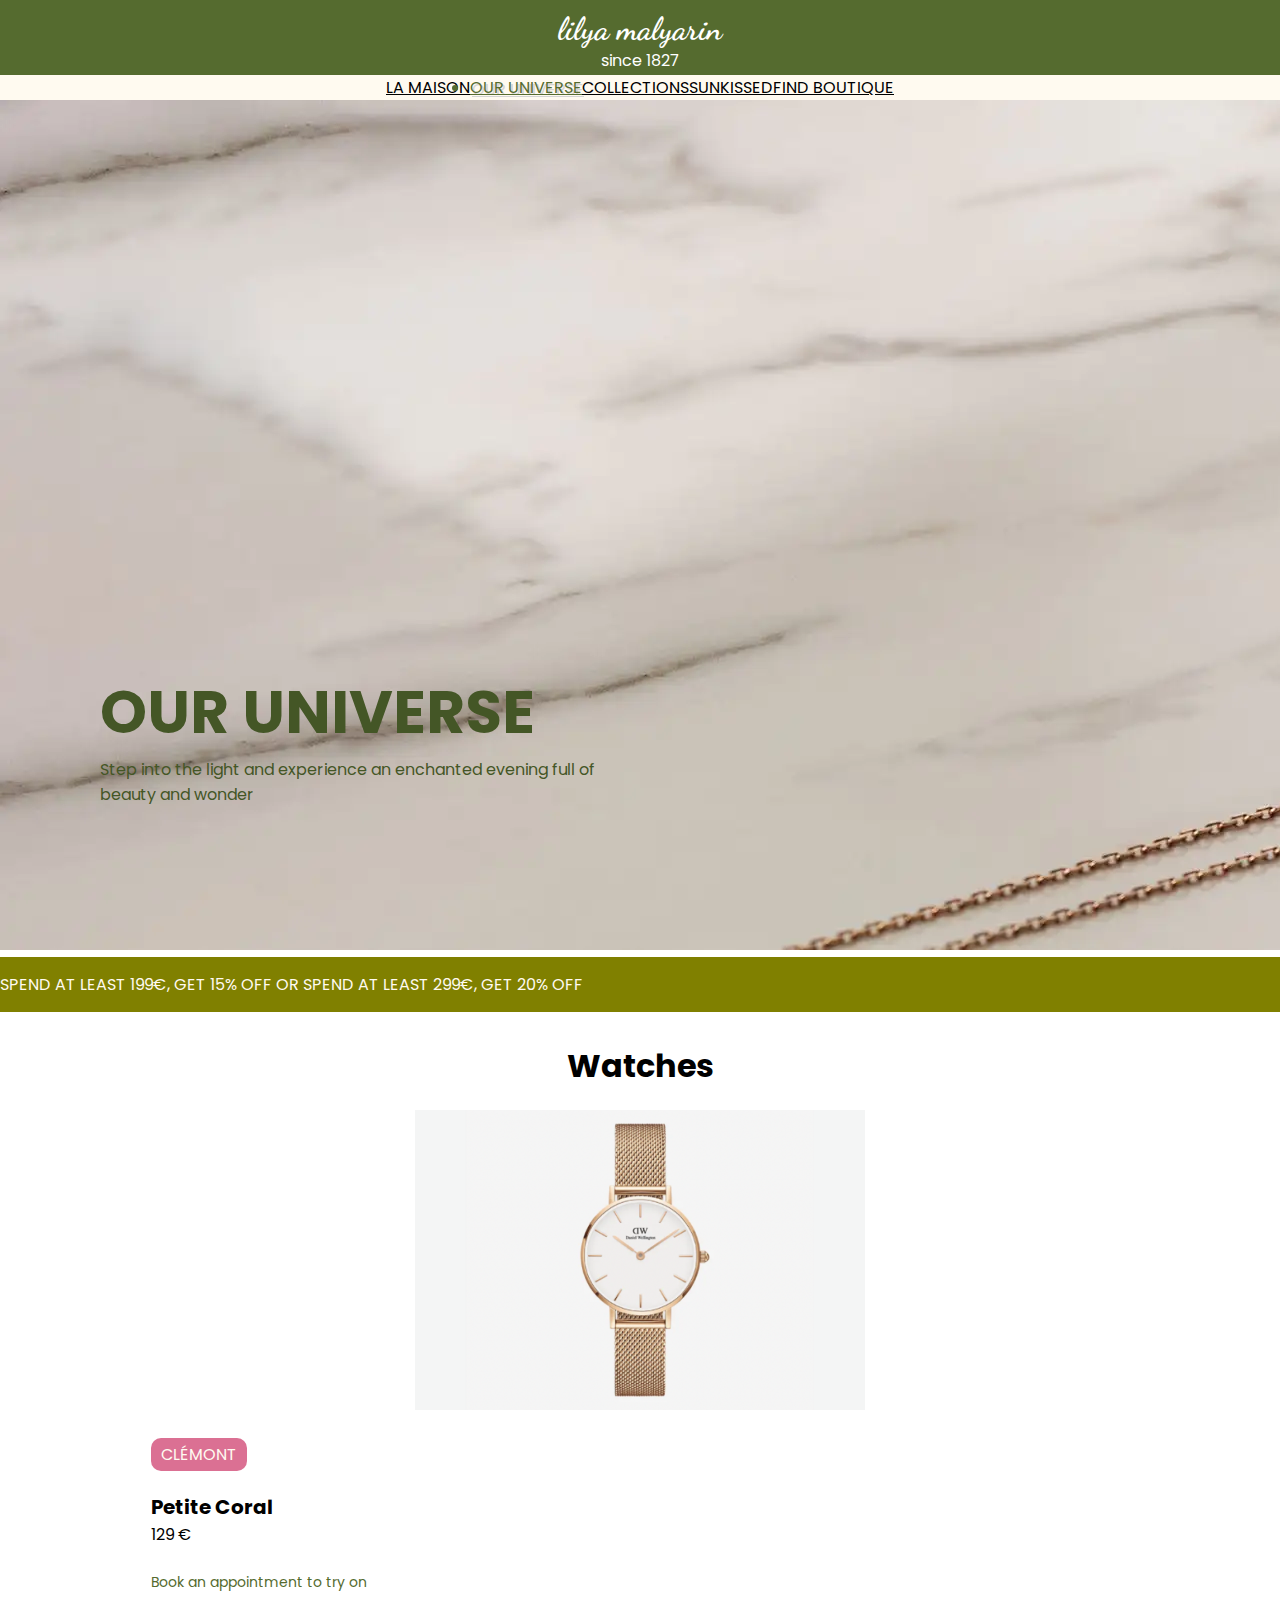
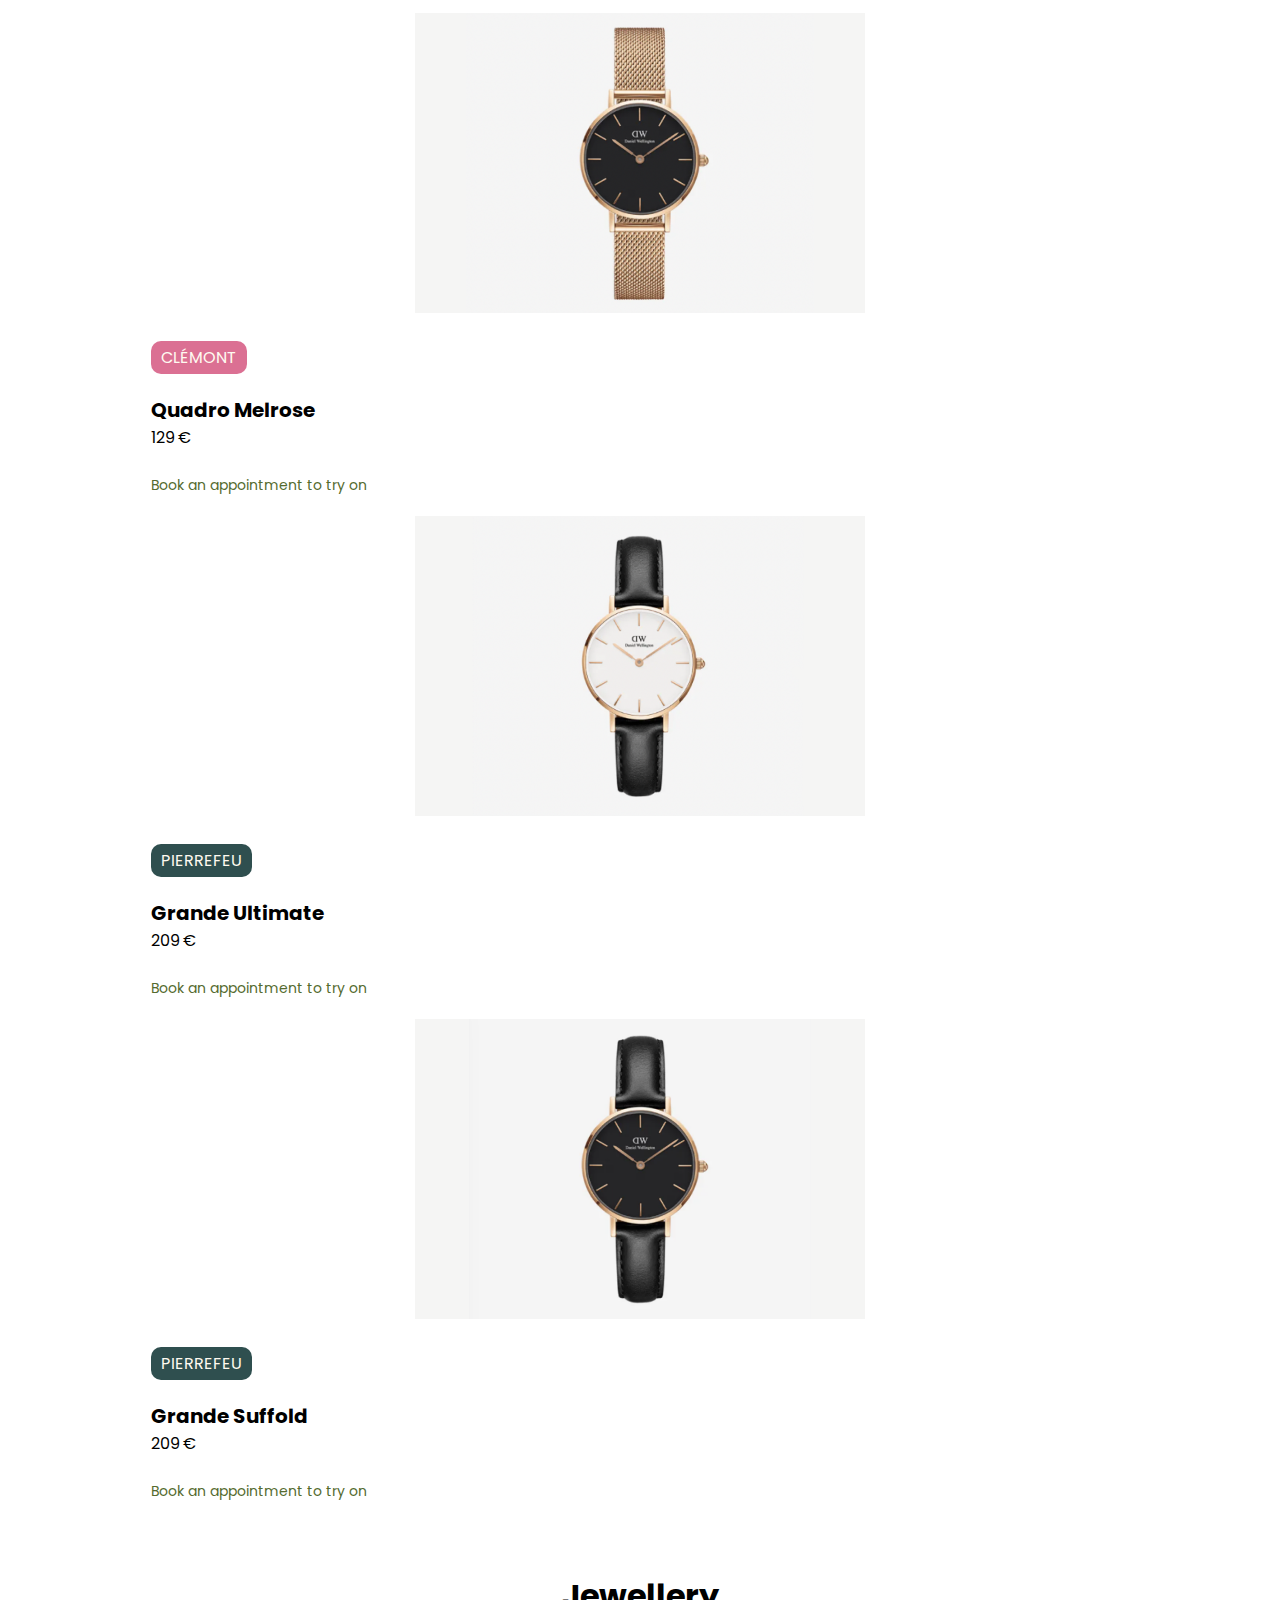
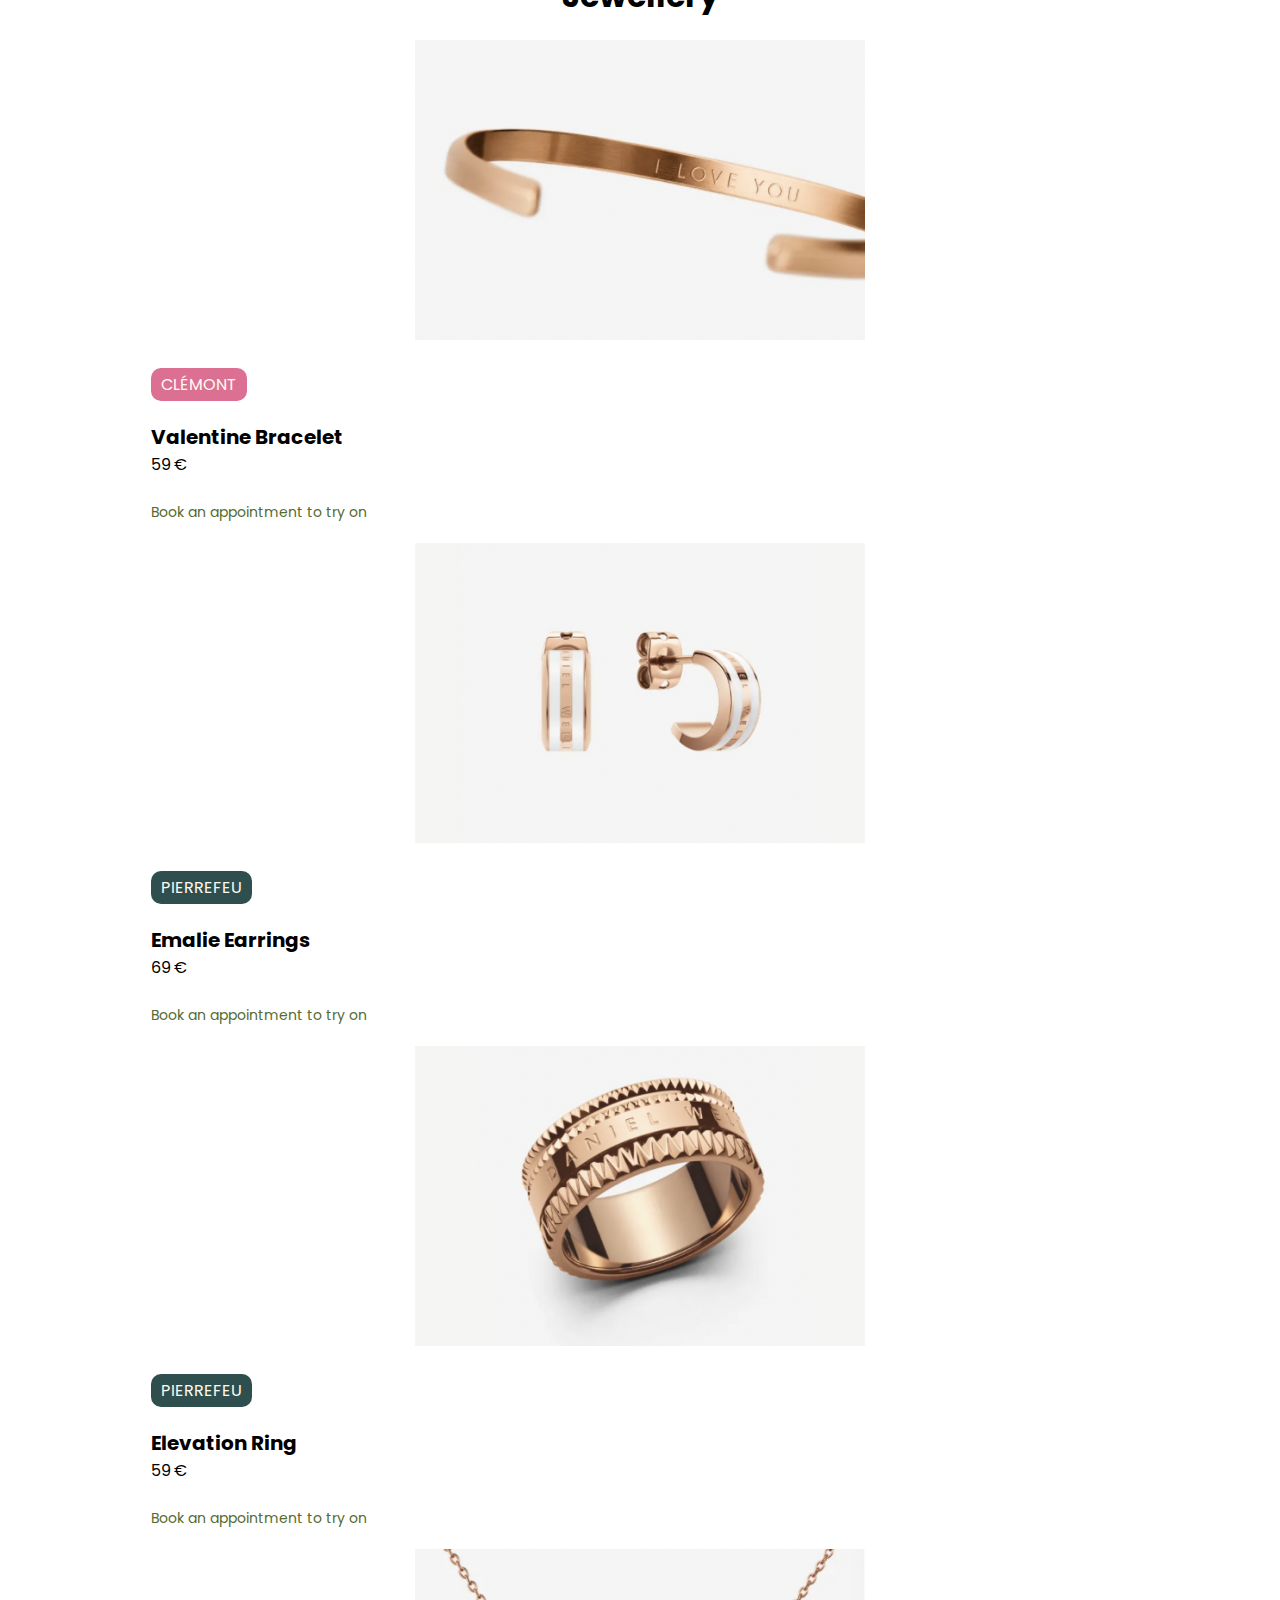
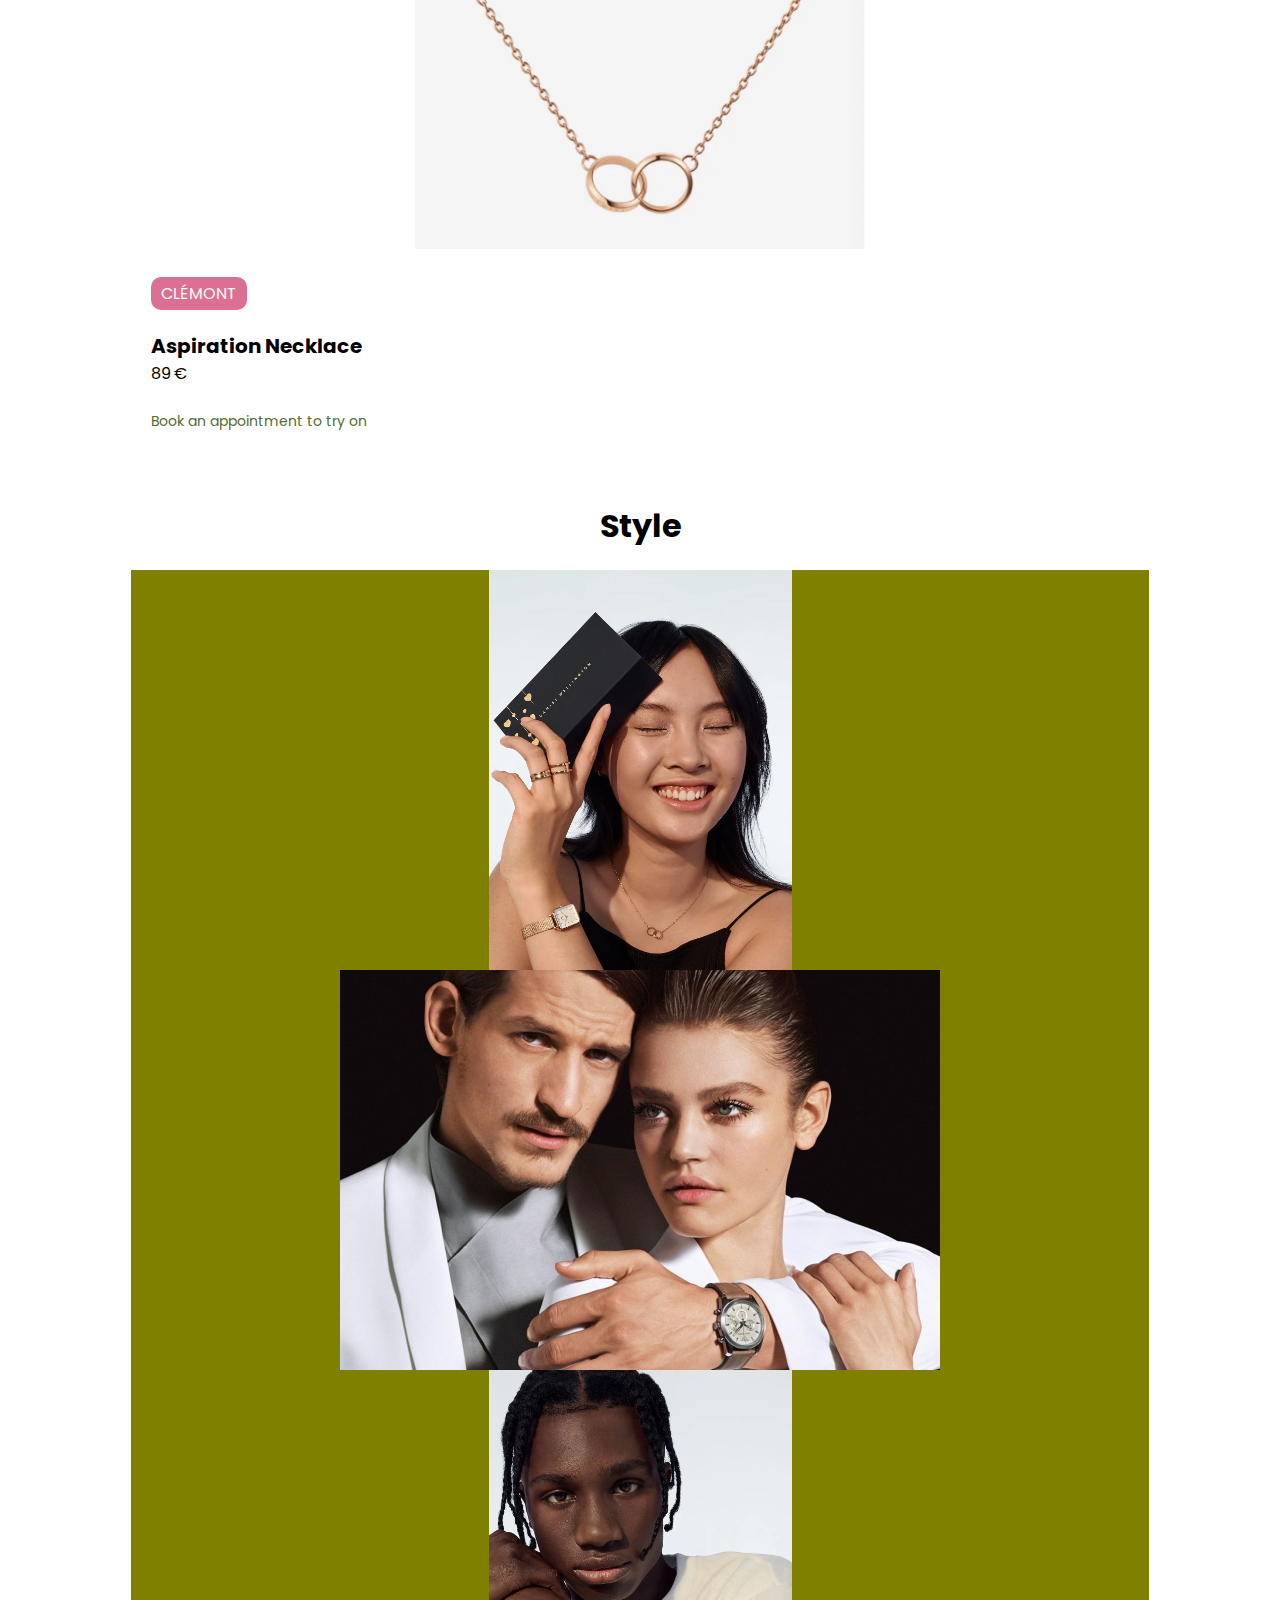
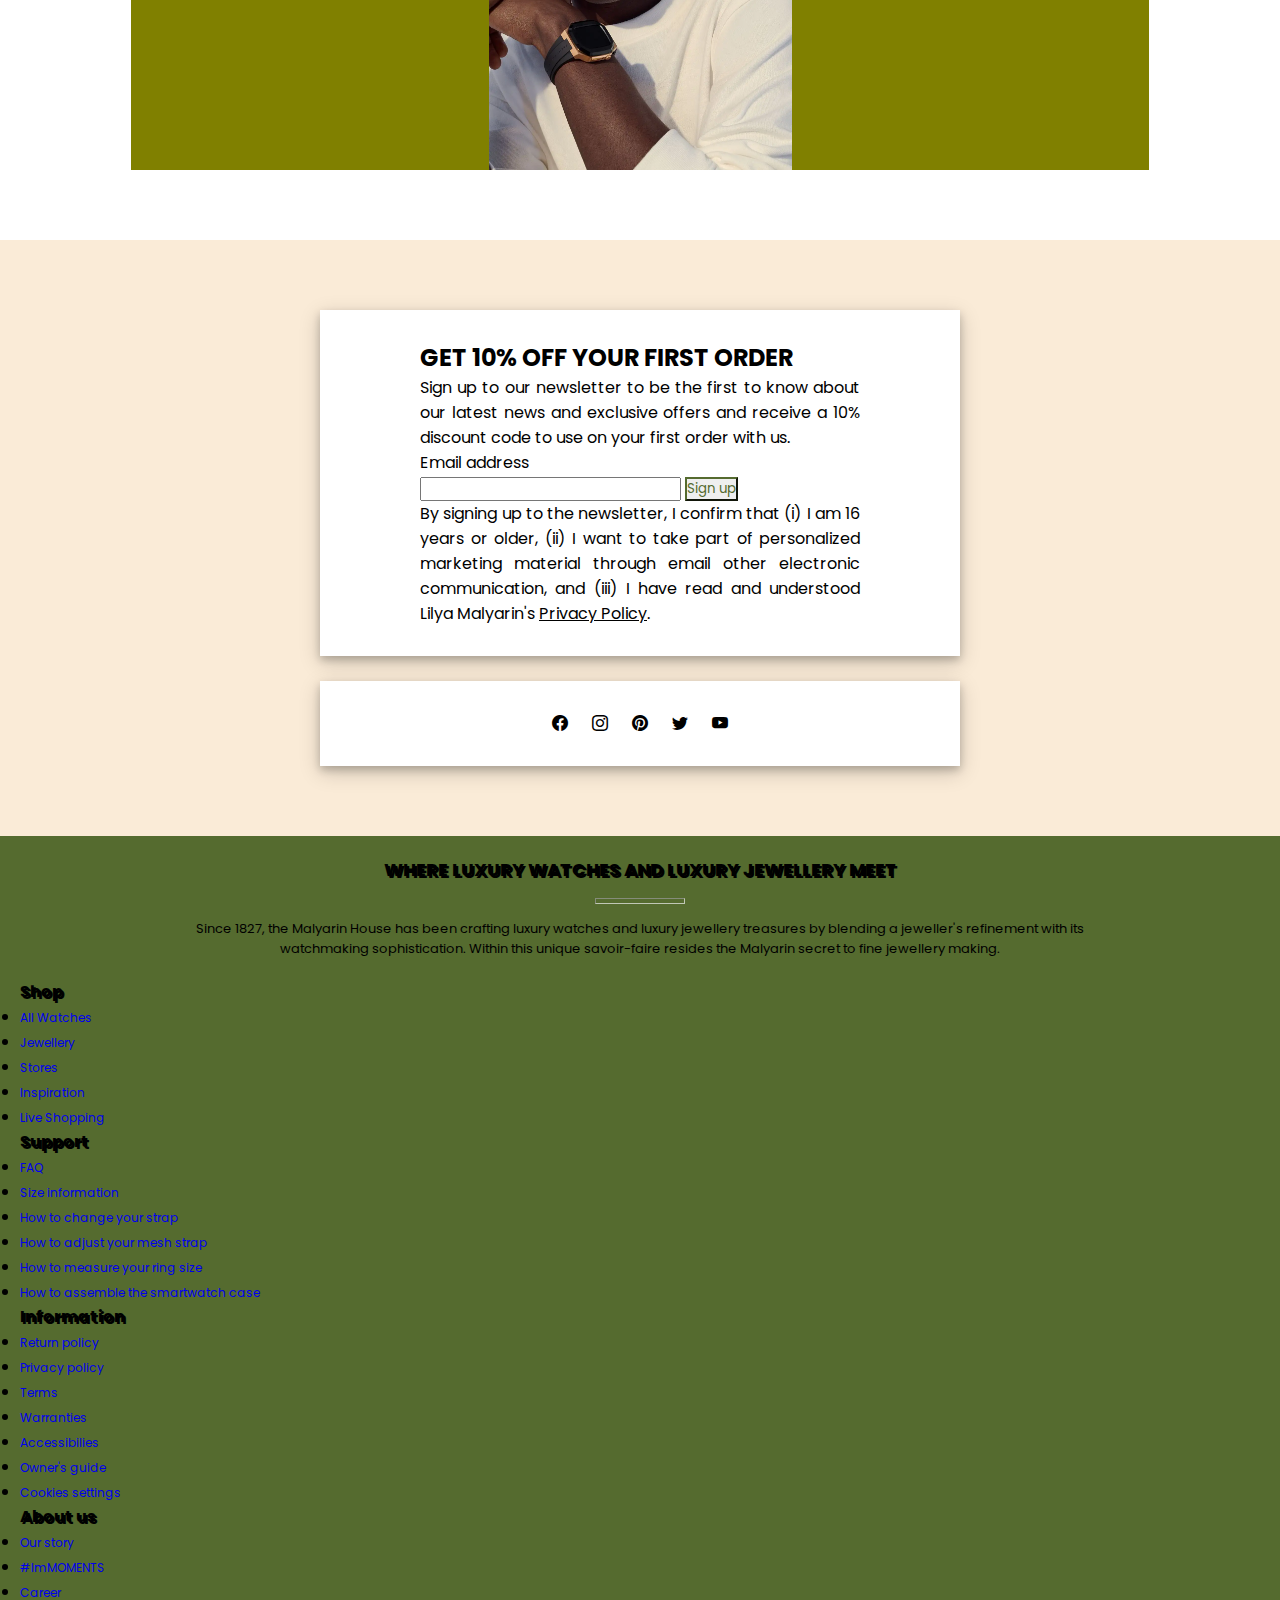
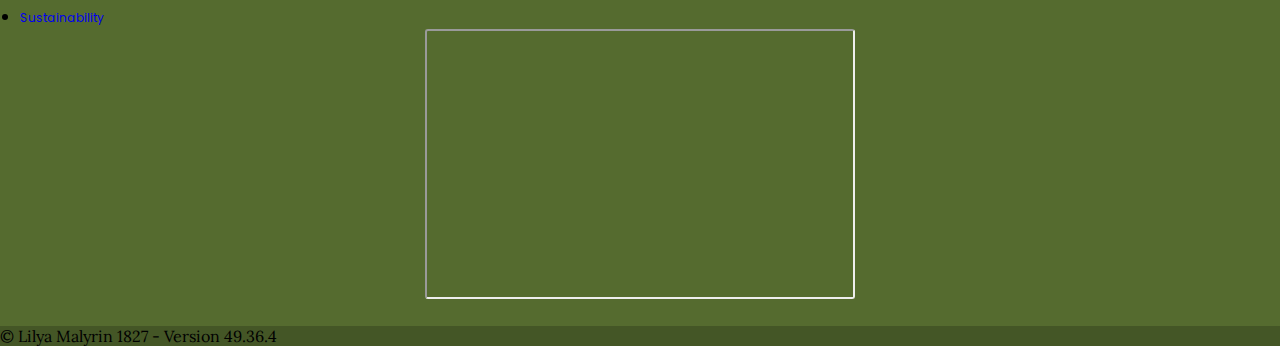
<file: universe.html>
<!DOCTYPE html>
<html lang="en">
<head>
    <meta charset="UTF-8">
    <meta http-equiv="X-UA-Compatible" content="IE=edge">
    <meta name="viewport" content="width=device-width, initial-scale=1.0">
    <link href="https://cdn.jsdelivr.net/npm/bootstrap@5.1.3/dist/css/bootstrap.min.css" rel="stylesheet" integrity="sha384-1BmE4kWBq78iYhFldvKuhfTAU6auU8tT94WrHftjDbrCEXSU1oBoqyl2QvZ6jIW3" crossorigin="anonymous">
    <script src="https://cdn.jsdelivr.net/npm/bootstrap@5.1.3/dist/js/bootstrap.bundle.min.js" integrity="sha384-ka7Sk0Gln4gmtz2MlQnikT1wXgYsOg+OMhuP+IlRH9sENBO0LRn5q+8nbTov4+1p" crossorigin="anonymous"></script>
    <link rel="stylesheet" href="https://cdn.jsdelivr.net/npm/bootstrap-icons@1.8.1/font/bootstrap-icons.css">

    <link rel="preconnect" href="https://fonts.googleapis.com">
    <link rel="preconnect" href="https://fonts.gstatic.com" crossorigin>
    <link href="https://fonts.googleapis.com/css2?family=Dancing+Script&family=Lora&family=Poppins&family=Red+Hat+Mono:wght@300&display=swap" rel="stylesheet">

    <link rel="stylesheet" href="style.css">
    <title>Our Universe</title>
</head>
<body>
    <!-- TOP -->
    <div class="mx-auto lilya" style="background-color: darkolivegreen; color: white; text-align: center; padding-top: 10px; padding-bottom: 2px;">
        <a class="nav-link" style="text-decoration: none;" href="home.html"><h1>lilya malyarin</h1></a>
        <!-- <hr style="width: 25%; margin: auto;"> -->
        <p>since 1827</p>
    </div>
    <!-- TOP END -->

    <!-- NAVBAR -->

    <nav class="navbar navbar-expand-lg navbar-light" style="background-color: floralwhite;">
      <div class="container-fluid">

        <div class="collapse navbar-collapse" id="navbarNavAltMarkup">
          <div class="navbar-nav">
            <a class="nav-link" href="index.html">LA MAISON</a>

            <li class="nav-item dropdown">
              <a class="nav-link  dropdown-toggle" style="color: darkolivegreen; text-shadow: 2px 2px lightgray;" href="universe.html" data-bs-toggle="dropdown">OUR UNIVERSE</a>
               <ul class="dropdown-menu">
                <li><h6 class="dropdown-header">What we offer</h6></li>
                <li><a class="dropdown-item" href="universe.html">Watches</a></li>
                <li><a class="dropdown-item" href="universe.html">Jewellery</a></li>
                <li><hr class="dropdown-divider" style="color: olive;"></li>
                <li><a class="dropdown-item" href="universe.html">Match style</a></li>
               </ul>
            </li>

            <a class="nav-link" href="collection.html">COLLECTIONS</a>
            <a class="nav-link" href="sunkissed.html">SUNKISSED</a>
            <a class="nav-link" href="boutique.html">FIND BOUTIQUE</a>

          </div>
        </div>
      </div>
    </nav>
    <!-- END NAVBAR -->


    <!-- IMAGE/BANNER -->
    <section id="uni-banner">
      <img src="images/uni-banner.jpeg" alt="" class="w-100">
      <div class="uni-banner-text">
        <h1> OUR UNIVERSE</h1>
        <p>Step into the light and experience an enchanted evening full of beauty and wonder</p>
      </div>
    </section>
    <!-- END -->

    <!-- NAVBAR -->
    <nav class="navbar navbar-light" style="background-color: olive; padding-top: 15px; padding-bottom: 15px;">
      <div class="container-fluid" style="justify-content: space-around;">
        <p style="margin-bottom: 0; color: floralwhite">SPEND AT LEAST 199€, GET 15% OFF OR SPEND AT LEAST 299€, GET 20% OFF</p>
      </div>
    </nav>
    <!-- END NAVBAR -->


    <!-- SECTION 1: WATCHES -->
    <section id="watches">
      <div class="watch-desc">
        <h1>Watches</h1>
      </div>

      <div class="row" style="width: 80%;">

        <div class="col product-card">
          <div class="card h-100 w-100">
            <img class="card-img-top" src="images/w-1.jpeg" alt=""/>
            <div class="card-body" style="text-align: left;">
                  <p><span style="background-color: palevioletred;">CLÉMONT</span></p>
                  <br>
                  <h4>Petite Coral</h4>
                  <p>129 €</p>
                  <br>
                  <p id="book">Book an appointment to try on</p>
            </div>
          </div>
        </div>

        <div class="col product-card">
          <div class="card h-100 w-100">
            <img class="card-img-top" src="images/w-2.jpeg" alt=""/>
            <div class="card-body" style="text-align: left;">
                <p><span style="background-color: palevioletred;">CLÉMONT</span></p>
                  <br>
                  <h4>Quadro Melrose</h4>
                  <p>129 €</p>
                  <br>
                  <p id="book">Book an appointment to try on</p>
            </div>
          </div>
        </div>

        <div class="col product-card">
          <div class="card h-100 w-100">
            <img class="card-img-top" src="images/w-3.jpeg" alt=""/>
            <div class="card-body" style="text-align: left;">
                  <p><span style="background-color: darkslategrey;">PIERREFEU</span></p>
                  <br>
                  <h4>Grande Ultimate</h4>
                  <p>209 €</p>
                  <br>
                  <p id="book">Book an appointment to try on</p>
            </div>
          </div>
        </div>

        <div class="col product-card">
          <div class="card h-100 w-100">
            <img class="card-img-top" src="images/w-4.jpeg" alt=""/>
            <div class="card-body" style="text-align: left;">
                  <p><span style="background-color: darkslategrey;">PIERREFEU</span></p>
                  <br>
                  <h4>Grande Suffold</h4>
                  <p>209 €</p>
                  <br>
                  <p id="book">Book an appointment to try on</p>
            </div>
          </div>
        </div>

      </div>
    </section>
    <!-- END SECTION 1: WATCHES -->

    <!-- SECTION 2: JEWELLERY -->
    <section id="jew">
      <div class="jew-desc">
        <h1>Jewellery</h1>
      </div>

      <div class="row" style="width: 80%;">

        <div class="col product-card">
          <div class="card h-100 w-100">
            <img class="card-img-top" src="images/jew-1.jpeg" alt=""/>
            <div class="card-body" style="text-align: left;">
                  <p><span style="background-color: palevioletred;">CLÉMONT</span></p>
                  <br>
                  <h4>Valentine Bracelet</h4>
                  <p>59 €</p>
                  <br>
                  <p id="book">Book an appointment to try on</p>
            </div>
          </div>
        </div>

        <div class="col product-card">
          <div class="card h-100 w-100">
            <img class="card-img-top" src="images/jew-2.jpeg" alt=""/>
            <div class="card-body" style="text-align: left;">
                  <p><span style="background-color: darkslategrey;">PIERREFEU</span></p> 
                  <br>
                  <h4>Emalie Earrings</h4>
                  <p>69 €</p>
                  <br>
                  <p id="book">Book an appointment to try on</p>
            </div>
          </div>
        </div>

        <div class="col product-card">
          <div class="card h-100 w-100">
            <img class="card-img-top" src="images/jew-3.jpeg" alt=""/>
            <div class="card-body" style="text-align: left;">
                  <p><span style="background-color: darkslategrey;">PIERREFEU</span></p>
                  <br>
                  <h4>Elevation Ring</h4>
                  <p>59 €</p>
                  <br>
                  <p id="book">Book an appointment to try on</p>
            </div>
          </div>
        </div>

        <div class="col product-card">
          <div class="card h-100 w-100">
            <img class="card-img-top" src="images/jew-4.jpeg" alt=""/>
            <div class="card-body" style="text-align: left;">
                  <p><span style="background-color: palevioletred;">CLÉMONT</span></p>
                  <br>
                  <h4>Aspiration Necklace</h4>
                  <p>89 €</p>
                  <br>
                  <p id="book">Book an appointment to try on</p>
            </div>
          </div>
        </div>

      </div>
    </section>
    <!-- END SECTION 2: JEWELLERY -->

    <!-- SECTION 3: MATCH STYLE -->
    <section id="match">
      <div class="match-desc">
        <h1>Style</h1>
      </div>

      <div class="row" style="width: 80%;">

        <div class="col-3">
          <img src="images/match-1.jpeg" alt="">
        </div>

        <div class="col">
          <img src="images/match-2.jpeg" alt="">
        </div>

        <div class="col-3">
          <img src="images/match-3.jpeg" alt="">
        </div>

      </div>
    </section>
    <!-- END SECTION 3: MATCH STYLE -->


    <!-- FIRST ORDER -->
    <section id="firstorder">
      <div class="mail-container">
        <div class="mail-content">
          <h2>GET 10% OFF YOUR FIRST ORDER</h2>
          <p>Sign up to our newsletter to be the first to know about our latest news and exclusive offers and receive a 10% discount code to use on your first order with us.</p>
          
          <form>
            <div class="mb-3">
              <label for="exampleInputEmail1" class="form-label">Email address</label>

              <div class="input-group mb-3">
                <input type="email" class="form-control" id="exampleInputEmail1" aria-describedby="emailHelp" >
                <button class="btn btn-outline-success" type="submit" id="button-addon2">Sign up</button>
              </div>

              <div id="emailHelp" class="form-text">By signing up to the newsletter, I confirm that (i) I am 16 years or older, (ii) I want to take part of personalized marketing material through email other electronic communication, and (iii) I have read and understood Lilya Malyarin's <span style="text-decoration: underline;">Privacy Policy</span>.</div>
            </div>
          </form>

        </div>

        <br>

        <div class="socials">
          <a href="https://www.facebook.com/"><i class="bi bi-facebook"></i></a>
          <a href="https://www.instagram.com/"><i class="bi bi-instagram"></i></a>
          <a href="https://www.pinterest.com/"><i class="bi bi-pinterest"></i></a>
          <a href="https://twitter.com/"><i class="bi bi-twitter"></i></a>
          <a href="https://youtube.com/"><i class="bi bi-youtube"></i></a>
        </div>
      </div>

    </section>
    <!-- END FIRST ORDER -->

    <!-- FOOTER -->
    <footer class="text-center text-white" style="background-color: darkolivegreen;">
      <div class="container p-4">

      <section class="mb-4 footerdesc">
        <h1>WHERE LUXURY WATCHES AND LUXURY JEWELLERY MEET</h1>
        <hr>
        <p>
          Since 1827, the Malyarin House has been crafting luxury watches and luxury jewellery treasures by blending a jeweller's refinement with its watchmaking sophistication. Within this unique savoir-faire resides the Malyarin secret to fine jewellery making.
          <!-- Beyond the craftsmanship demonstrated in Piaget's haute horlogerie creations, they also feature the thinnest cases and the purest gems. Setting the standard in the field of fine watchmaking, these pieces exude the deep elegance of the Swiss Maison's jewels.  -->
        </p>
      </section>

      <section class="footerlinks">
        <div class="row">

          <div class="col">
            <h5 class="text-uppercase">Shop</h5>
            <ul class="list-unstyled mb-0">
              <li><a href="#" class="text-white">All Watches</a></li>
              <li><a href="#" class="text-white">Jewellery</a></li>
              <li><a href="#" class="text-white">Stores</a></li>
              <li><a href="#" class="text-white">Inspiration</a></li>
              <li><a href="#" class="text-white">Live Shopping</a></li>
            </ul>
          </div>
          <div class="col">
            <h5 class="text-uppercase">Support</h5>
            <ul class="list-unstyled mb-0">
              <li><a href="#" class="text-white">FAQ</a></li>
              <li><a href="#" class="text-white">Size information</a></li>
              <li><a href="#" class="text-white">How to change your strap</a></li>
              <li><a href="#" class="text-white">How to adjust your mesh strap</a></li>
              <li><a href="#" class="text-white">How to measure your ring size</a></li>
              <li><a href="#" class="text-white">How to assemble the smartwatch case</a></li>
            </ul>
          </div>
          <div class="col">
            <h5 class="text-uppercase">Information</h5>
            <ul class="list-unstyled mb-0">
              <li><a href="#" class="text-white">Return policy</a></li>
              <li><a href="#" class="text-white">Privacy policy</a></li>
              <li><a href="#" class="text-white">Terms</a></li>
              <li><a href="#" class="text-white">Warranties</a></li>
              <li><a href="#" class="text-white">Accessibilies</a></li>
              <li><a href="#" class="text-white">Owner's guide</a></li>
              <li><a href="#" class="text-white">Cookies settings</a></li>
            </ul>
          </div>
          <div class="col">
            <h5 class="text-uppercase">About us</h5>
            <ul class="list-unstyled mb-0">
              <li><a href="#" class="text-white">Our story</a></li>
              <li><a href="#" class="text-white">#lmMOMENTS</a></li>
              <li><a href="#" class="text-white">Career</a></li>
              <li><a href="#" class="text-white">Sustainability</a></li>
            </ul>
          </div>

          <div class="col-5 map">
            <iframe src="https://www.google.com/maps/embed?pb=!1m18!1m12!1m3!1d2420542.3276830465!2d2.8999980013957143!3d47.19293546217067!2m3!1f0!2f0!3f0!3m2!1i1024!2i768!4f13.1!3m3!1m2!1s0x47e66e31a7495b89%3A0x26967924e67dca78!2sPiaget%20Boutique%20Paris%20-%20Rue%20de%20la%20Paix!5e0!3m2!1sen!2s!4v1647768137184!5m2!1sen!2s" width="430" height="270" style="border-radius: 3px;" allowfullscreen="" loading="lazy"></iframe>
          </div>

        </div>
      </section>
      </div>

      <!-- Copyright -->
      <div class="text-center p-3" style="background-color: #445626; font-family: 'Lora', serif;">
        © Lilya Malyrin 1827 - Version 49.36.4
      </div>
      <!-- Copyright -->
    </footer>
    <!-- END FOOTER -->

</body>
</html>
</file>
<file: style.css>
* {
  margin: 0;
  padding: 0;
  font-family: 'Poppins', sans-serif;
  -webkit-box-sizing: border-box;
          box-sizing: border-box;
}

.lilya h1 {
  margin-bottom: 0;
  font-family: 'Dancing Script', cursive;
  color: white;
}

.container-fluid div {
  display: -webkit-box;
  display: -ms-flexbox;
  display: flex;
  -ms-flex-pack: distribute;
      justify-content: space-around;
}

@media all and (min-width: 1000px) {
  .navbar .nav-item .dropdown-menu {
    display: none;
    margin-top: 0;
  }
  .navbar .nav-item:hover .dropdown-menu {
    display: block;
    border: 1px solid olive;
    border-radius: 10px;
    -webkit-box-shadow: 0 4px 8px 0 rgba(0, 0, 0, 0.2), 0 6px 20px 0 rgba(0, 0, 0, 0.19);
            box-shadow: 0 4px 8px 0 rgba(0, 0, 0, 0.2), 0 6px 20px 0 rgba(0, 0, 0, 0.19);
    z-index: 1;
  }
}

.dropdown-menu > li:hover > a {
  background-color: transparent;
  color: olive;
  -webkit-transition: 0.5s;
  transition: 0.5s;
}

.navbar .navbar-nav .nav-link {
  color: black;
}

.navbar .navbar-nav .nav-link:hover,
.navbar .navbar-nav .nav-link:active {
  color: olive;
  -webkit-transition: 0.5s;
  transition: 0.5s;
}

section {
  margin: auto;
  position: relative;
  text-align: center;
}

section #banner {
  color: floralwhite;
}

.banner-text {
  position: absolute;
  bottom: 160px;
  right: 150px;
  color: floralwhite;
  padding-left: 30px;
  padding-right: 30px;
}

.banner-text h1 {
  font-size: 60px;
}

.banner-text p {
  font-size: 16px;
}

.banner-btn {
  margin: 0px auto 0;
}

.banner-btn a {
  position: relative;
  width: 150px;
  text-decoration: none;
  display: inline-block;
  margin: 0 10px;
  padding: 12px 0;
  color: floralwhite;
  border: .5px solid floralwhite;
  z-index: 1;
  -webkit-transition: color 0.5s;
  transition: color 0.5s;
}

.banner-btn a:hover {
  color: olive;
  background: floralwhite;
  -webkit-transition: 0.5s;
  transition: 0.5s;
}

.nav-item {
  color: darkolivegreen;
}

.nav-item .bi {
  margin: 10px;
}

.mail-container {
  padding: 70px 0 70px 0;
  background-color: antiquewhite;
}

.mail-content {
  background-color: white;
  text-align: justify;
  color: #000;
  -webkit-box-shadow: 0 4px 8px 0 rgba(0, 0, 0, 0.2), 0 6px 20px 0 rgba(0, 0, 0, 0.19);
          box-shadow: 0 4px 8px 0 rgba(0, 0, 0, 0.2), 0 6px 20px 0 rgba(0, 0, 0, 0.19);
  width: 50%;
  margin: auto;
  padding: 30px 100px 30px 100px;
}

.mail-content .input-group .btn {
  border-color: darkolivegreen;
  color: darkolivegreen;
}

.mail-content .input-group .btn:hover {
  background-color: darkolivegreen;
  color: floralwhite;
  -webkit-transition: 0.5s;
  transition: 0.5s;
}

.socials {
  background-color: white;
  color: black;
  -webkit-box-shadow: 0 4px 8px 0 rgba(0, 0, 0, 0.2), 0 6px 20px 0 rgba(0, 0, 0, 0.19);
          box-shadow: 0 4px 8px 0 rgba(0, 0, 0, 0.2), 0 6px 20px 0 rgba(0, 0, 0, 0.19);
  width: 50%;
  margin: auto;
  padding: 30px 100px 30px 100px;
}

.socials .bi {
  color: black;
  margin: 10px;
}

.socials .bi:hover {
  color: olive;
  -webkit-transition: 0.5s;
  transition: 0.5s;
}

.footerdesc {
  margin: auto;
  width: 70%;
  padding-top: 20px;
}

.footerdesc h1 {
  font-size: large;
  font-weight: bold;
  text-shadow: 2px 2px black;
}

.footerdesc p {
  font-size: small;
}

.footerdesc hr {
  margin: auto;
  color: yellow;
  opacity: 70%;
  padding-top: 2px;
  padding-bottom: 2px;
  margin-top: 15px;
  margin-bottom: 15px;
  width: 10%;
}

.row {
  margin: auto;
  padding-top: 20px;
  padding-bottom: 20px;
}

.row .col ul, .row .col h5 {
  text-align: left;
  padding-left: 20px;
}

.row .col h5 {
  font-size: 16px;
  line-height: 25px;
  text-shadow: 2px 2px black;
}

.row .col ul li a {
  text-decoration: none;
  font-size: 12px;
}

.row .col ul li a:hover {
  text-decoration: underline;
}

#watch-home {
  margin: auto;
  padding: 30px 100px 30px 100px;
}

#watch-home h1 {
  color: #000;
  margin-bottom: 30px;
  margin-top: 30px;
}

#watch-home .row .col {
  margin: 0px 3px 0px 3px;
  padding-left: 0;
  padding-right: 0;
  max-height: 400px;
  overflow: hidden;
}

#jewel-home {
  margin: auto;
  padding: 30px 100px 30px 100px;
}

#jewel-home h1 {
  color: #000;
  margin-bottom: 30px;
}

#jewel-home .row .col, #jewel-home .row .col-3 {
  margin: 0px 3px 0px 3px;
  padding-left: 0;
  padding-right: 0;
  padding-bottom: 20px;
  max-height: 400px;
  overflow: hidden;
}

#storyof {
  padding: 30px 100px 30px 100px;
  margin-bottom: 0;
}

#storyof .storyoftext {
  position: absolute;
  bottom: 60px;
  color: darkolivegreen;
  padding-left: 50px;
  padding-right: 720px;
  text-align: justify;
}

#storyof .storyoftext h2 {
  font-size: 40px;
  font-weight: 700;
}

#storyof .storyoftext p {
  font-size: 14px;
}

#testimony {
  width: 100%;
  margin-bottom: 30px;
}

#testimony .title-text p {
  color: olive;
}

#testimony .row {
  width: 80%;
  margin: auto;
  display: -webkit-box;
  display: -ms-flexbox;
  display: flex;
  -webkit-box-pack: justify;
      -ms-flex-pack: justify;
          justify-content: space-between;
  -webkit-box-align: start;
      -ms-flex-align: start;
          align-items: flex-start;
  -ms-flex-wrap: wrap;
      flex-wrap: wrap;
}

#testimony .row .col:hover {
  -webkit-transform: translateY(7px);
          transform: translateY(7px);
}

#testimony .row .col {
  -ms-flex-preferred-size: 28%;
      flex-basis: 28%;
  padding: 30px;
  padding-top: 0;
  margin-bottom: 30px;
  border-radius: 5px;
  cursor: pointer;
  -webkit-transform: 0.5s;
          transform: 0.5s;
}

#testimony .row .col p {
  text-align: justify;
}

#testimony .row .col .user {
  -webkit-box-align: center;
      -ms-flex-align: center;
          align-items: center;
}

#testimony .row .col .user p {
  text-align: center;
}

#testimony .row .col .user img {
  width: 40px;
  margin-right: 20px;
  border-radius: 3px;
}

#testimony .row .col .user .user-info h4 {
  color: #445626;
}

#testimony .row .col .user .user-info p {
  font-size: 12px;
  margin-bottom: 20px;
  color: olive;
}

.product-card:hover {
  -webkit-box-shadow: 0 4px 8px 0 rgba(0, 0, 0, 0.2), 0 6px 20px 0 rgba(0, 0, 0, 0.19);
          box-shadow: 0 4px 8px 0 rgba(0, 0, 0, 0.2), 0 6px 20px 0 rgba(0, 0, 0, 0.19);
}

.product-card {
  padding-left: 0;
  padding-right: 0;
  margin: 0px 3px 0px 3px;
}

.card, .card-header, .card-body, .card-footer {
  border-radius: 0px;
  border: transparent;
}

.card-body {
  padding: 25px 20px 20px 20px;
}

.card-body p {
  margin-bottom: 0;
}

.card-body h4 {
  padding-left: 0;
  font-size: 20px;
}

.card-body span {
  padding: 5px 10px 5px 10px;
  background-color: darkolivegreen;
  color: floralwhite;
  border-radius: 10px;
}

.card-body #book {
  font-size: 14px;
  color: darkolivegreen;
}

#watches h1, #jew h1, #match h1 {
  padding-top: 30px;
}

#match {
  margin-bottom: 50px;
}

#match .row .col, #match .row .col-3 {
  background-color: olive;
  margin: 0px 3px 0px 3px;
  padding-left: 0;
  padding-right: 0;
  max-height: 400px;
  overflow: hidden;
}

#collection {
  width: 75%;
  margin-top: 30px;
}

#collection .coltext {
  position: absolute;
  bottom: 50px;
  color: floralwhite;
  padding-left: 50px;
  padding-right: 540px;
  text-align: justify;
}

#collection .coltext h2 {
  font-size: 40px;
  font-weight: 700;
}

#collection .coltext p {
  font-size: 14px;
}

#uni-banner {
  text-align: left;
}

.uni-banner-text {
  position: absolute;
  bottom: 150px;
  left: 50px;
  color: #445626;
  margin-left: 50px;
  width: 500px;
}

.uni-banner-text h1 {
  font-size: 60px;
}

.uni-banner-text p {
  font-size: 16px;
}

#col-banner {
  text-align: right;
}

.col-banner-text {
  position: absolute;
  bottom: 120px;
  right: 70px;
  color: floralwhite;
  margin-left: 50px;
  width: 550px;
}

.col-banner-text h1 {
  font-size: 60px;
}

.col-banner-text p {
  font-size: 16px;
}
/*# sourceMappingURL=style.css.map */
</file>
